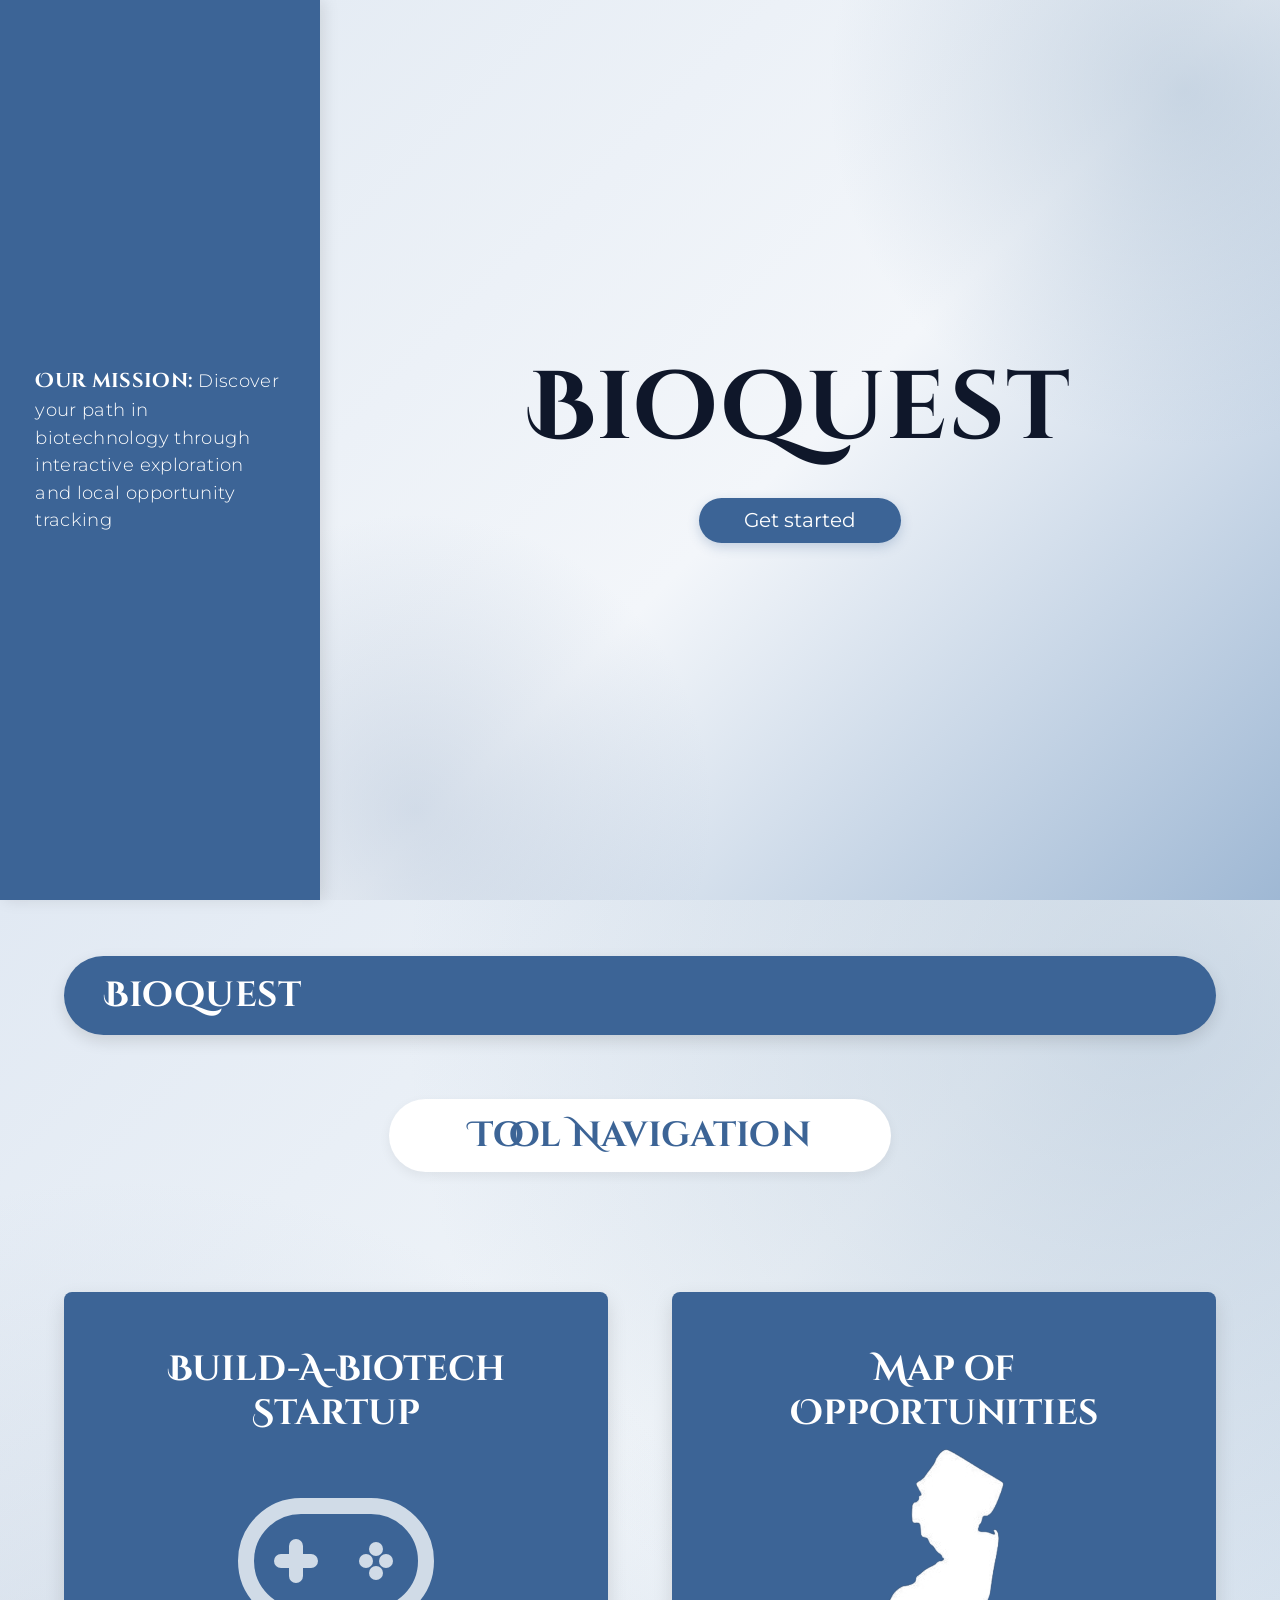
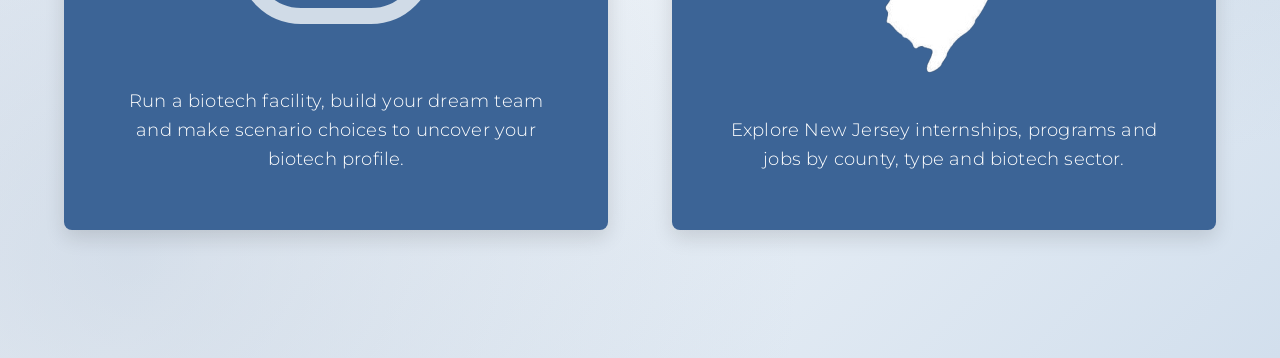
<file: bioquest/index.html>
<!DOCTYPE html>
<html lang="en">
<head>
  <meta charset="utf-8">
  <meta name="viewport" content="width=device-width, initial-scale=1">
  <title>Bioquest</title>
  
  <!-- External Google Fonts -->
  <link rel="preconnect" href="https://fonts.googleapis.com">
  <link rel="preconnect" href="https://fonts.gstatic.com" crossorigin>
  <link href="https://fonts.googleapis.com/css2?family=Cinzel+Decorative:wght@400;700;900&family=Legend&family=Montserrat:ital,wght@0,300;0,400;0,500;0,600;1,300;1,400&display=swap" rel="stylesheet">
  
  <!-- External CSS -->
  <link rel="stylesheet" href="style.css">
</head>
<body>

  <!-- Persistent Top Header for Game and Map Screens -->
  <header class="top-app-nav" id="persistent-nav" hidden>
    <div class="nav-brand">Bioquest</div>
    <nav aria-label="Main Navigation">
      <button class="nav-btn tab" data-tab="home">Home</button>
      <button class="nav-btn tab" data-tab="game">Build-A-Biotech</button>
      <button class="nav-btn tab" data-tab="map">Map of Opportunities</button>
    </nav>
  </header>

  <main id="main">

    <!-- ==================== HOME SECTION ==================== -->
    <section id="home">

      <!-- SECTION 1: SPLASH SCREEN -->
      <section id="splash-screen" class="splash-container">
        <!-- Left Sidebar with Mission Statement -->
        <aside class="sidebar">
          <p class="mission-text">
            <span class="mission-label">Our mission:</span>Discover your path in biotechnology through interactive exploration and local opportunity tracking
          </p>
        </aside>

        <!-- Right Main Content Area with Bioquest Title & Smooth Scroll Button -->
        <main class="main-content">
          <div class="content-wrapper">
            <h1 class="main-title">Bioquest</h1>
            <button class="btn-get-started" id="start">
              Get started
            </button>
          </div>
        </main>
      </section>

      <!-- SECTION 2: HOME SCREEN GRID -->
      <section id="home-screen" class="home-container">
        
        <!-- Top Blue Header Navigation Bar -->
        <header class="home-header">
          <div class="header-brand">Bioquest</div>
        </header>

        <!-- Tool Navigation Banner -->
        <div class="tool-nav-banner">
          <h2>Tool Navigation</h2>
        </div>

        <!-- Feature Cards Grid -->
        <div class="cards-grid" id="nav" tabindex="-1">

          <!-- Card 1: Build-A-Biotech Startup -->
          <article class="feature-card" data-tab="game">
            <h3 class="card-title">Build-A-Biotech Startup</h3>
            
            <div class="card-icon-wrapper">
              <svg class="game-icon" viewBox="0 0 200 130" fill="none" xmlns="http://www.w3.org/2000/svg">
                <rect x="10" y="10" width="180" height="110" rx="55" stroke="#d0dbe7" stroke-width="16" fill="transparent"/>
                <path d="M 45 65 H 75 M 60 50 V 80" stroke="#d0dbe7" stroke-width="14" stroke-linecap="round"/>
                <circle cx="130" cy="65" r="7" fill="#d0dbe7"/>
                <circle cx="150" cy="65" r="7" fill="#d0dbe7"/>
                <circle cx="140" cy="53" r="7" fill="#d0dbe7"/>
                <circle cx="140" cy="77" r="7" fill="#d0dbe7"/>
              </svg>
            </div>

            <p class="card-description">
              Run a biotech facility, build your dream team and make scenario choices to uncover your biotech profile.
            </p>
          </article>

          <!-- Card 2: Map of Opportunities -->
          <article class="feature-card" data-tab="map">
            <h3 class="card-title">Map of Opportunities</h3>

            <div class="card-icon-wrapper">
              <img src="njoutline.png" alt="njoutline">
            </div>

            <p class="card-description">
              Explore New Jersey internships, programs and jobs by county, type and biotech sector.
            </p>
          </article>

        </div>

      </section>

    </section>

    <!-- ==================== GAME SECTION ==================== -->
    <section id="game" hidden class="wrap">
      <h2>Build-A-Biotech Startup</h2>
      <div id="stage" class="stage th-hub" tabindex="-1" aria-live="polite"></div>
    </section>

    <!-- ==================== MAP SECTION ==================== -->
    <section id="map" hidden class="wrap">
      <h2>Map of Opportunities</h2>
      <div class="maplay">
        <aside aria-label="Filters">
          <fieldset><legend>Opportunity Type</legend><div id="f-type"></div></fieldset>
          <fieldset><legend>Sector</legend><div id="f-sector"></div></fieldset>
          <fieldset><legend>County</legend><div id="f-county" class="cty"></div></fieldset>
          <button class="btn alt" id="clear">Clear filters</button>
          <p id="status" role="status" class="note"></p>
        </aside>
        <svg id="nj" viewBox="0 0 500 949" role="group" aria-label="Map of New Jersey counties with opportunity pins"></svg>
      </div>
    </section>

  </main>

  <div id="modal" class="modal" hidden role="dialog" aria-modal="true"><div id="mbox"></div></div>

  <!-- External JavaScript -->
  <script src="script.js"></script>
</body>
</html>
</file>
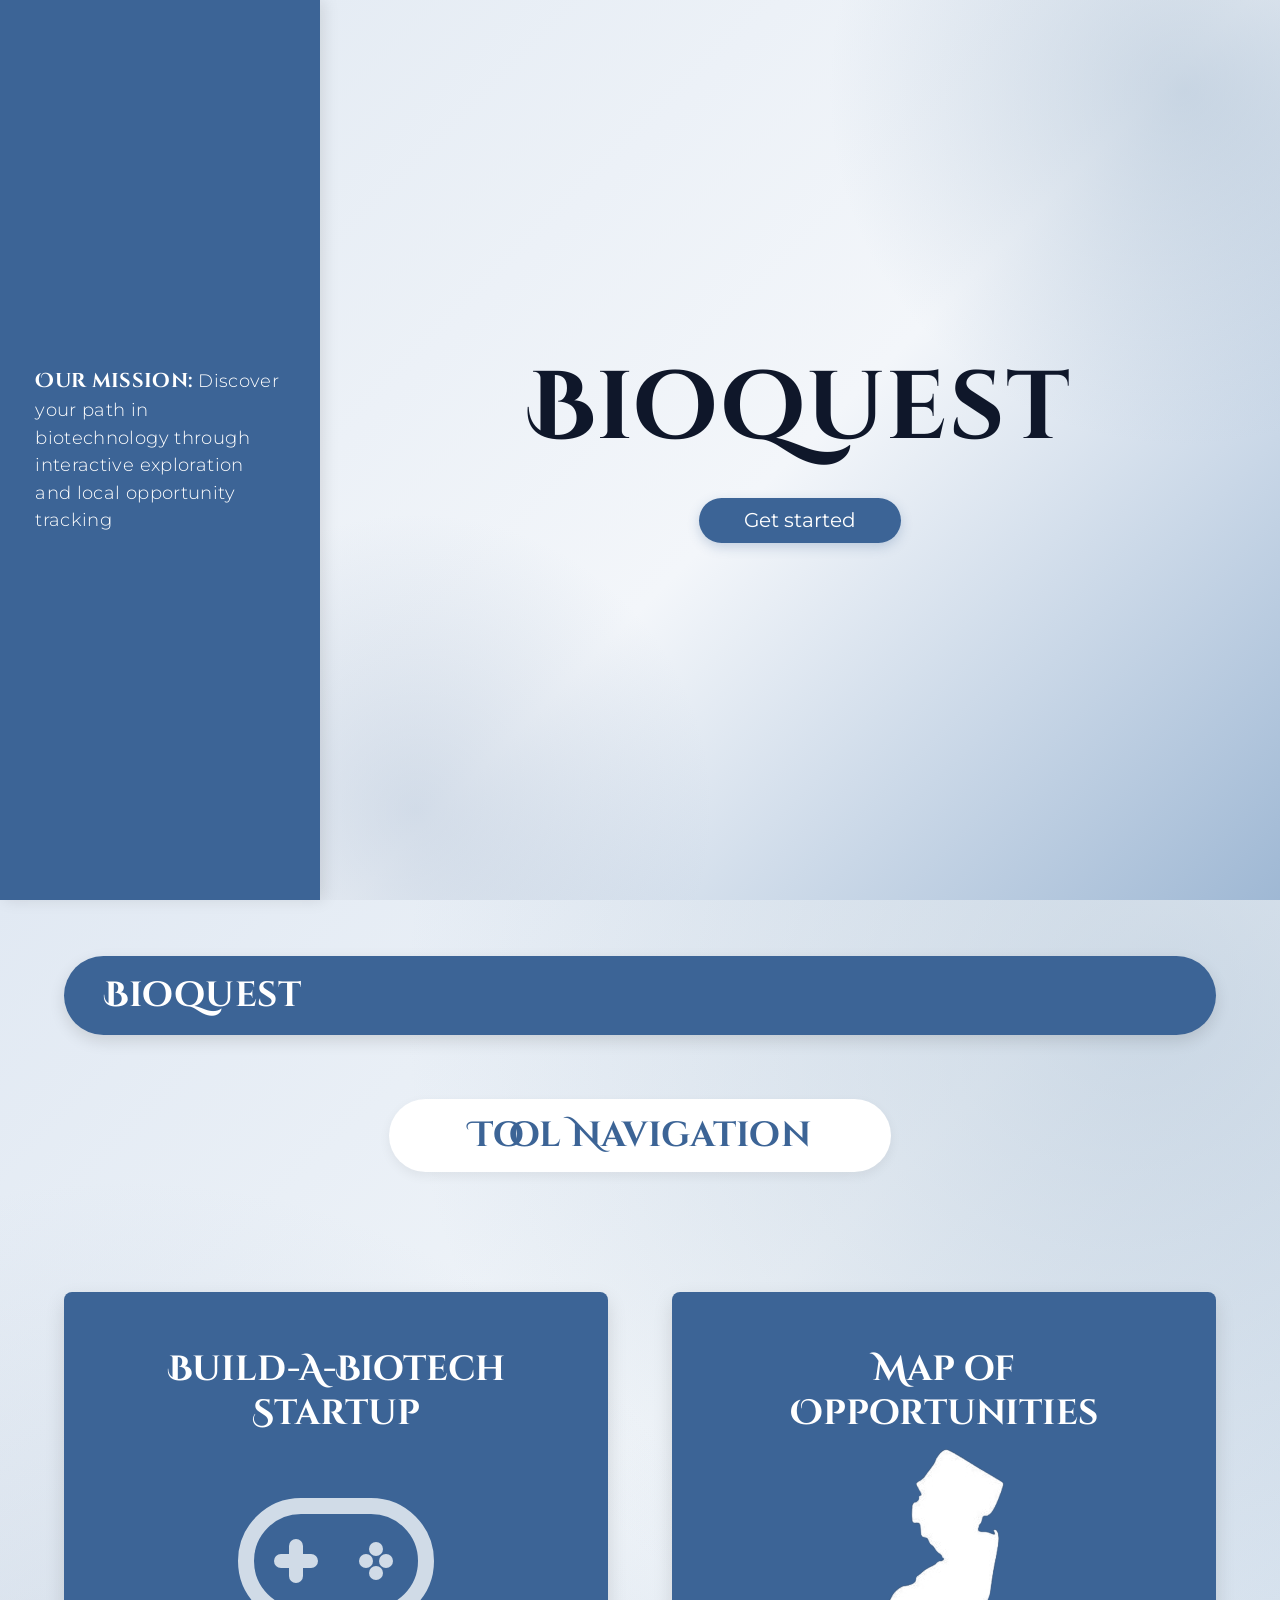
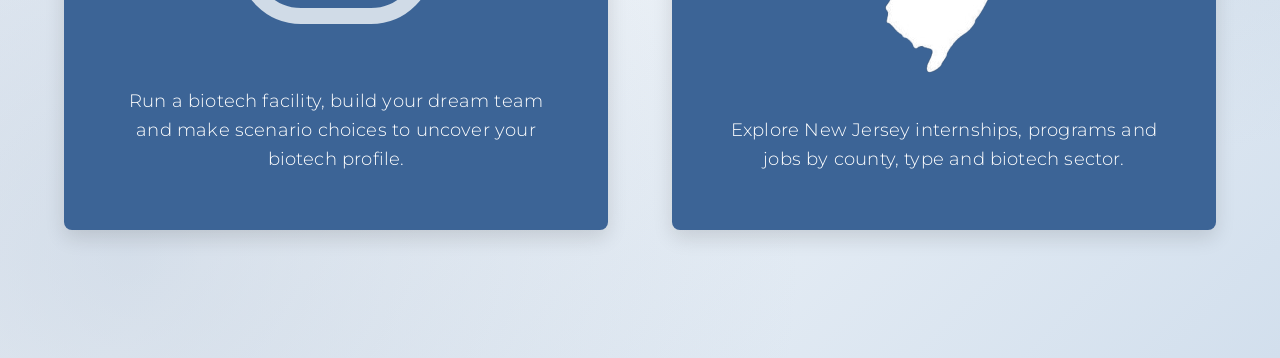
<file: bioquest-fixed-project/Bioquest/index.html>
<!DOCTYPE html>
<html lang="en">
<head>
  <meta charset="utf-8">
  <meta name="viewport" content="width=device-width, initial-scale=1">
  <title>Bioquest</title>
  
  <!-- External Google Fonts -->
  <link rel="preconnect" href="https://fonts.googleapis.com">
  <link rel="preconnect" href="https://fonts.gstatic.com" crossorigin>
  <link href="https://fonts.googleapis.com/css2?family=Cinzel+Decorative:wght@400;700;900&family=Legend&family=Montserrat:ital,wght@0,300;0,400;0,500;0,600;1,300;1,400&display=swap" rel="stylesheet">
  
  <!-- External CSS -->
  <link rel="stylesheet" href="style.css">
</head>
<body>

  <!-- Persistent Top Header for Game and Map Screens -->
  <header class="top-app-nav" id="persistent-nav" hidden>
    <div class="nav-brand">Bioquest</div>
    <nav aria-label="Main Navigation">
      <button class="nav-btn tab" data-tab="home">Home</button>
      <button class="nav-btn tab" data-tab="game">Build-A-Biotech</button>
      <button class="nav-btn tab" data-tab="map">Map of Opportunities</button>
    </nav>
  </header>

  <main id="main">

    <!-- ==================== HOME SECTION ==================== -->
    <section id="home">

      <!-- SECTION 1: SPLASH SCREEN -->
      <section id="splash-screen" class="splash-container">
        <!-- Left Sidebar with Mission Statement -->
        <aside class="sidebar">
          <p class="mission-text">
            <span class="mission-label">Our mission:</span>Discover your path in biotechnology through interactive exploration and local opportunity tracking
          </p>
        </aside>

        <!-- Right Main Content Area with Bioquest Title & Smooth Scroll Button -->
        <main class="main-content">
          <div class="content-wrapper">
            <h1 class="main-title">Bioquest</h1>
            <button class="btn-get-started" id="start">
              Get started
            </button>
          </div>
        </main>
      </section>

      <!-- SECTION 2: HOME SCREEN GRID -->
      <section id="home-screen" class="home-container">
        
        <!-- Top Blue Header Navigation Bar -->
        <header class="home-header">
          <div class="header-brand">Bioquest</div>
        </header>

        <!-- Tool Navigation Banner -->
        <div class="tool-nav-banner">
          <h2>Tool Navigation</h2>
        </div>

        <!-- Feature Cards Grid -->
        <div class="cards-grid" id="nav" tabindex="-1">

          <!-- Card 1: Build-A-Biotech Startup -->
          <article class="feature-card" data-tab="game">
            <h3 class="card-title">Build-A-Biotech Startup</h3>
            
            <div class="card-icon-wrapper">
              <svg class="game-icon" viewBox="0 0 200 130" fill="none" xmlns="http://www.w3.org/2000/svg">
                <rect x="10" y="10" width="180" height="110" rx="55" stroke="#d0dbe7" stroke-width="16" fill="transparent"/>
                <path d="M 45 65 H 75 M 60 50 V 80" stroke="#d0dbe7" stroke-width="14" stroke-linecap="round"/>
                <circle cx="130" cy="65" r="7" fill="#d0dbe7"/>
                <circle cx="150" cy="65" r="7" fill="#d0dbe7"/>
                <circle cx="140" cy="53" r="7" fill="#d0dbe7"/>
                <circle cx="140" cy="77" r="7" fill="#d0dbe7"/>
              </svg>
            </div>

            <p class="card-description">
              Run a biotech facility, build your dream team and make scenario choices to uncover your biotech profile.
            </p>
          </article>

          <!-- Card 2: Map of Opportunities -->
          <article class="feature-card" data-tab="map">
            <h3 class="card-title">Map of Opportunities</h3>

            <div class="card-icon-wrapper">
              <img src="njoutline.png" alt="njoutline">
            </div>

            <p class="card-description">
              Explore New Jersey internships, programs and jobs by county, type and biotech sector.
            </p>
          </article>

        </div>

      </section>

    </section>

    <!-- ==================== GAME SECTION ==================== -->
    <section id="game" hidden class="wrap">
      <h2>Build-A-Biotech Startup</h2>
      <div id="stage" class="stage th-hub" tabindex="-1" aria-live="polite"></div>
    </section>

    <!-- ==================== MAP SECTION ==================== -->
    <section id="map" hidden class="wrap">
      <h2>Map of Opportunities</h2>
      <div class="maplay">
        <aside aria-label="Filters">
          <fieldset><legend>Opportunity Type</legend><div id="f-type"></div></fieldset>
          <fieldset><legend>Sector</legend><div id="f-sector"></div></fieldset>
          <fieldset><legend>County</legend><div id="f-county" class="cty"></div></fieldset>
          <button class="btn alt" id="clear">Clear filters</button>
          <p id="status" role="status" class="note"></p>
        </aside>
        <svg id="nj" viewBox="0 0 500 949" role="group" aria-label="Map of New Jersey counties with opportunity pins"></svg>
      </div>
    </section>

  </main>

  <audio id="bioquest-music" src="assets/audio/bioquest-game-map-theme.mp3" preload="auto" loop></audio>

  <div id="modal" class="modal" hidden role="dialog" aria-modal="true"><div id="mbox"></div></div>

  <!-- External JavaScript -->
  <script src="script.js"></script>
</body>
</html>
</file>
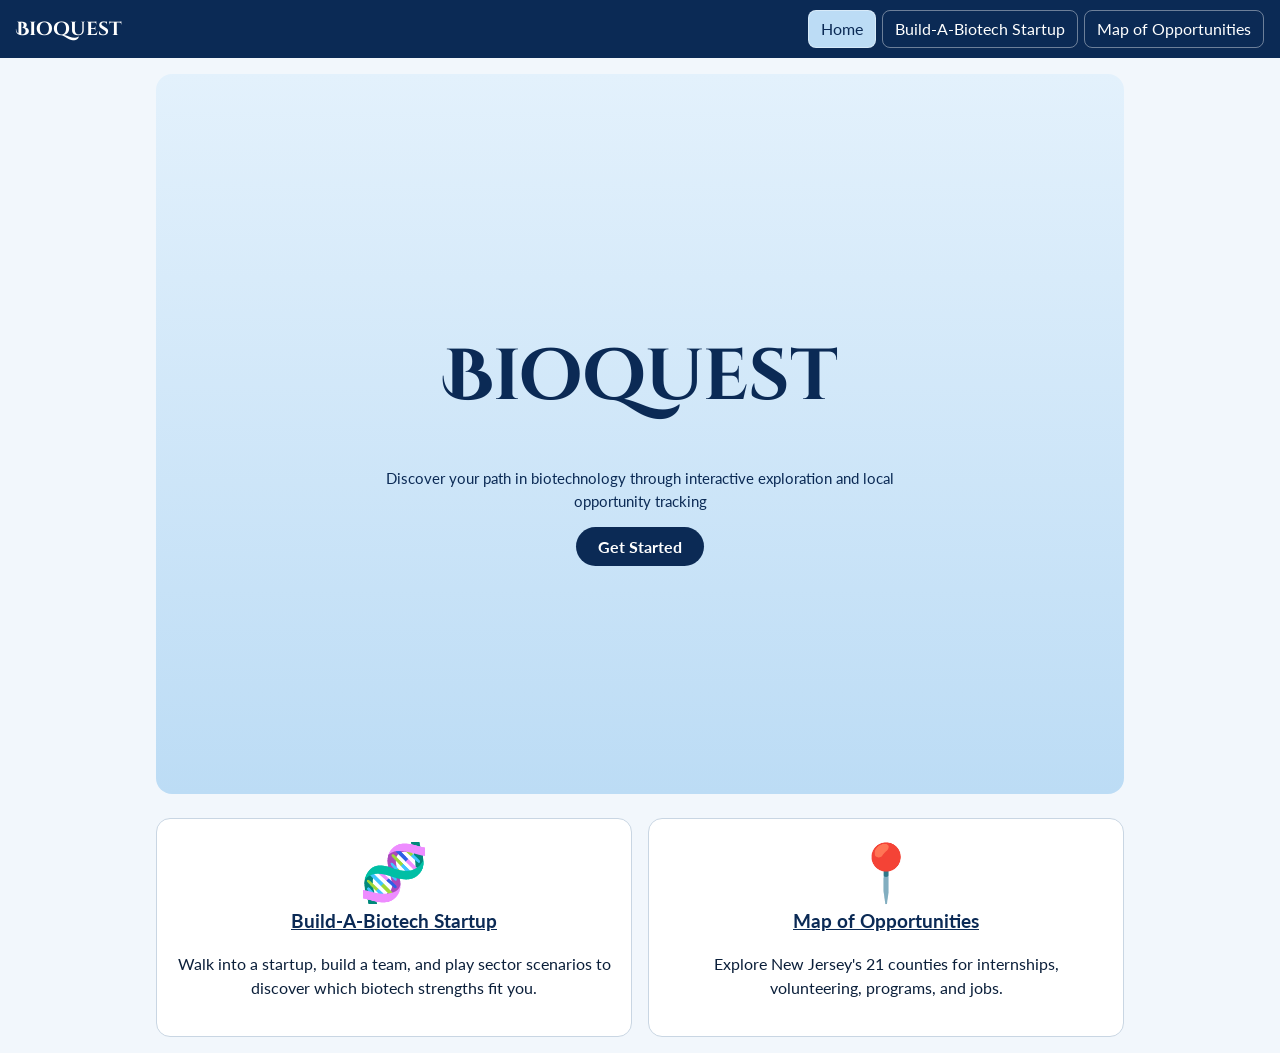
<file: Bioquest.html>
<!DOCTYPE html>
<html lang="en"><head><meta charset="utf-8">
<meta name="viewport" content="width=device-width, initial-scale=1, viewport-fit=cover">
<title>Bioquest</title>
<link href="https://fonts.googleapis.com/css2?family=Cinzel+Decorative:wght@700&family=Lato:wght@400;700&display=swap" rel="stylesheet">
<style>
:root{--bg:#f2f7fc;--card:#fff;--tx:#0b1f3a;--mut:#56667a;--nv:#0b2a55;--lb:#bcdcf5;--ac:#1f5fa8;--bd:#c9d6e3;box-sizing:border-box;padding-top:env(safe-area-inset-top,0px);padding-bottom:env(safe-area-inset-bottom,0px)}
@media(prefers-color-scheme:dark){:root:not([data-theme=light]){--bg:#0b1626;--card:#14243a;--tx:#eef4fb;--mut:#a9b8c9;--nv:#8fc0ec;--lb:#1f3a5c;--ac:#6fb0ee;--bd:#2c4260}}
:root[data-theme=dark]{--bg:#0b1626;--card:#14243a;--tx:#eef4fb;--mut:#a9b8c9;--nv:#8fc0ec;--lb:#1f3a5c;--ac:#6fb0ee;--bd:#2c4260}
html{scroll-behavior:smooth;scroll-padding-top:env(safe-area-inset-top,0px)}
*{box-sizing:border-box}
body{margin:0;background:var(--bg);color:var(--tx);font:16px/1.5 Lato,Legend,system-ui,sans-serif}
h1,h2,h3{font-family:"Cinzel Decorative",Georgia,serif;color:var(--nv);margin:.3em 0}
a{color:var(--ac)}
:focus-visible{outline:3px solid var(--ac);outline-offset:2px}
.skip{position:absolute;left:-999px}.skip:focus{left:8px;top:8px;background:#fff;padding:6px;z-index:9}
nav{display:flex;gap:6px;flex-wrap:wrap;align-items:center;padding:10px 16px;background:var(--nv);position:sticky;top:0;z-index:5}
nav b{font-family:"Cinzel Decorative",serif;color:#fff;margin-right:auto;font-size:1.2rem}
nav button{background:transparent;color:#fff;border:1px solid #ffffff66;border-radius:8px;padding:6px 12px;font:inherit;cursor:pointer}
nav button[aria-current=page]{background:var(--lb);color:#0b2a55}
main{max-width:1000px;margin:auto;padding:16px}
button.b{background:var(--nv);color:#fff;border:0;border-radius:999px;padding:10px 22px;font:700 1rem Lato,sans-serif;cursor:pointer}
button.b:disabled{opacity:.45;cursor:not-allowed}
button.b.s{background:var(--card);color:var(--nv);border:2px solid var(--nv)}
.hero{min-height:80vh;display:flex;flex-direction:column;justify-content:center;align-items:center;text-align:center;gap:14px;background:linear-gradient(#e3f1fc,#bcdcf5);border-radius:16px;padding:24px;color:#0b2a55}
.hero h1{font-size:clamp(2.4rem,9vw,4.5rem);color:#0b2a55}
.hero p{max-width:520px;font-size:.95rem;margin:0}
.cols{display:grid;grid-template-columns:1fr 1fr;gap:16px;margin-top:24px}
@media(max-width:640px){.cols{grid-template-columns:1fr}}
.tool{background:var(--card);border:1px solid var(--bd);border-radius:14px;padding:20px;text-align:center}
.tool .ic{font-size:3.5rem;background:none;border:0;cursor:pointer}
.tool a{display:block;font-weight:700;text-decoration:underline;font-size:1.2rem;color:var(--nv);cursor:pointer}
.stage{position:relative;height:270px;border-radius:14px;overflow:hidden;border:1px solid var(--bd)}
.lab{background:linear-gradient(#f4f9fd,#bcdcf5)}
.plant{background:linear-gradient(#e2f0d8,#86b985)}
.ocean{background:linear-gradient(#6fb6e0,#0d4678)}
.data{background:repeating-linear-gradient(90deg,#1b1436 0 22px,#2b2152 22px 26px,#3c2f73 26px 30px);color:#fff}
.ground{position:absolute;bottom:0;left:0;right:0;height:50px;background:#9aa6b4}
.spr{position:absolute;bottom:50px;font-size:3.4rem;transition:left .15s}
.co{position:absolute;right:4%;bottom:50px;font-size:6rem;text-align:center;color:#0b2a55}.co small{display:block;font-size:.8rem;font-weight:700}
.bubble{position:absolute;background:#fff;color:#0b1f3a;border-radius:16px;padding:12px 16px;max-width:min(520px,78%);box-shadow:0 2px 8px #0003}
.pad{display:flex;gap:10px;justify-content:center;margin:10px}
.rooms{display:grid;grid-template-columns:repeat(auto-fit,minmax(150px,1fr));gap:12px;margin:14px 0}
.room{background:var(--card);border:2px solid var(--nv);border-radius:12px;padding:16px 8px;font:700 1rem Lato,sans-serif;color:var(--tx);cursor:pointer}
.room span{display:block;font-size:2.4rem}
.pop{background:var(--card);border:2px solid var(--ac);border-radius:12px;padding:14px;margin:10px 0}
.grid{display:grid;grid-template-columns:repeat(4,1fr);gap:8px;margin:10px 0}
.role{background:var(--card);border:2px solid var(--bd);border-radius:10px;padding:8px 2px;text-align:center;font:.78rem Lato,sans-serif;color:var(--tx);cursor:pointer}
.role span{display:block;font-size:1.8rem}.role.on{border-color:var(--ac);background:var(--lb)}
.ch{display:block;width:100%;text-align:left;margin:8px 0;padding:12px;border-radius:10px;border:2px solid var(--bd);background:var(--card);color:var(--tx);font:1rem Lato,sans-serif;cursor:pointer}
.ch:hover,.ch:focus-visible{border-color:var(--ac);background:var(--lb)}
.note{font-size:.85rem;color:var(--mut)}
.bar{height:12px;border-radius:6px;background:var(--lb);overflow:hidden}.bar i{display:block;height:100%;background:var(--ac)}
.mapw{display:grid;grid-template-columns:230px 1fr;gap:16px}
@media(max-width:760px){.mapw{grid-template-columns:1fr}}
fieldset{border:1px solid var(--bd);border-radius:10px;margin:0 0 10px;background:var(--card)}
fieldset label{display:block;font-size:.9rem}
svg.map{width:100%;background:var(--card);border:1px solid var(--bd);border-radius:12px}
.cty{fill:var(--lb);stroke:var(--nv);stroke-width:1.5;cursor:pointer}.cty.sel{fill:var(--ac)}
.cl{font:600 8.5px Lato,sans-serif;fill:var(--tx);pointer-events:none;text-anchor:middle}
.pin{cursor:pointer}.pin path{fill:#c62828;stroke:#fff;stroke-width:1}
#box{background:var(--card);border:2px solid #c62828;border-radius:10px;padding:10px;margin-top:10px}
ul.res{padding-left:18px;font-size:.9rem}
@media(prefers-reduced-motion:reduce){html{scroll-behavior:auto}.spr{transition:none}}
</style></head><body>
<a class="skip" href="#app">Skip to content</a>
<nav aria-label="Main"><b>Bioquest</b>
<button data-v="home" aria-current="page">Home</button><button data-v="game">Build-A-Biotech Startup</button><button data-v="map">Map of Opportunities</button></nav>
<main id="app">
<section id="home">
 <div class="hero"><h1>Bioquest</h1><p>Discover your path in biotechnology through interactive exploration and local opportunity tracking</p>
 <button class="b" id="gs">Get Started</button></div>
 <div class="cols" id="tools">
  <div class="tool"><button class="ic" data-v="game" aria-label="Open Build-A-Biotech Startup">🧬</button><a tabindex="0" role="link" data-v="game">Build-A-Biotech Startup</a><p>Walk into a startup, build a team, and play sector scenarios to discover which biotech strengths fit you.</p></div>
  <div class="tool"><button class="ic" data-v="map" aria-label="Open Map of Opportunities">📍</button><a tabindex="0" role="link" data-v="map">Map of Opportunities</a><p>Explore New Jersey's 21 counties for internships, volunteering, programs, and jobs.</p></div>
 </div>
</section>

<section id="game" hidden>
 <h2>Build-A-Biotech Startup</h2>
 <div id="gs2" aria-live="polite"></div>
</section>

<section id="map" hidden>
 <h2>Map of Opportunities</h2>
 <p class="note">Schematic tile map of New Jersey's 21 counties. Click a county or use the filters; red pins open a box with the workplace name and link. Sample entries are placeholders until the verified research is added.</p>
 <div class="mapw"><div id="filters"></div>
 <div><svg class="map" id="svg" viewBox="0 0 400 520" role="group" aria-label="Map of New Jersey counties"></svg>
 <div id="box" hidden></div><h3>Matching opportunities</h3><ul class="res" id="res"></ul></div></div>
</section>
</main>

<script>
const $=s=>document.querySelector(s);
function show(v){["home","game","map"].forEach(x=>$("#"+x).hidden=x!=v);document.querySelectorAll("nav button").forEach(b=>b.toggleAttribute("aria-current",b.dataset.v==v)||(b.removeAttribute("aria-current")));
 document.querySelectorAll("nav button").forEach(b=>{if(b.dataset.v==v)b.setAttribute("aria-current","page")});
 if(v=="game"&&!G.init){G.init=1;rg()}if(v=="map"&&!M.init){M.init=1;mapInit()}scrollTo(0,0)}
document.addEventListener("click",e=>{const t=e.target.closest("[data-v]");if(t)show(t.dataset.v)});
document.addEventListener("keydown",e=>{if(e.key=="Enter"&&e.target.matches(".tool a"))show(e.target.dataset.v)});
$("#gs").onclick=()=>$("#tools").scrollIntoView({behavior:"smooth"});

/* ---------- GAME DATA ---------- */
const EM=["🔬","🧪","🧬","📊","⚗️","🩺","📋","🧫","💻","🛡️","📝","⚙️","🌐","🔍","🧑‍🔬","📈"],
SK=["Lab technique & precision","Data analysis","Problem-solving","Clear communication","Attention to detail","Teamwork"],
ED=["Associate degree or certificate","Bachelor's in biology or chemistry","Bachelor's plus certification","Master's degree preferred"],
TR=["Innovation & Curiosity","Decision-Making","Teamwork & Problem-Solving","Communication, Business & Ethics","Patience, Research & Data"],
TD=["You love new ideas and asking \"what if?\"","You weigh options and make confident calls","You solve problems best with other people","You explain ideas clearly and think about ethics and impact","You are careful, thorough, and trust the evidence"],
TC=["R&D Scientist, Biotech Entrepreneur · Majors: Biotechnology, Bioengineering","Project Manager, Process Engineer · Majors: Biochemical Engineering, Industrial Management","Clinical Research Coordinator, Lab Manager · Majors: Biology, Public Health","Regulatory Affairs Specialist, Medical Writer, Bioethicist · Majors: Life Sciences, Business, Communications","Biostatistician, Bioinformatician, QC Analyst · Majors: Biochemistry, Data Science, Chemistry"],
CS=[[["Test a bold new idea right away",[3,1,0,0,1]],["Gather the team and split up the work",[0,1,3,1,0]],["Explain the situation to stakeholders first",[0,1,1,3,0]],["Review all the data before acting",[1,1,0,0,3]]],
[["Make the call quickly and adjust later",[1,3,0,1,0]],["Ask everyone for ideas and combine them",[1,0,3,1,0]],["Write a clear plan listing the risks",[0,1,0,3,1]],["Run another careful experiment to be sure",[0,0,1,0,3]]],
[["Wonder \"what if?\" and explore a side question",[3,0,1,0,1]],["Weigh the options and pick the best one",[0,3,0,1,1]],["Pair up with a teammate to troubleshoot",[1,0,3,0,1]],["Document everything and share it ethically",[0,0,1,3,1]]]];
const S=[
{n:"Pharma / Healthcare",e:"💊",bg:"lab",m:"Dr. Rivera",me:"👩‍⚕️",d:"Develops medicines, vaccines and therapies that treat patients.",p:"vaccines, antibodies, gene therapies",
r:"Clinical Research Coordinator,Medicinal Chemist,Pharmacologist,Toxicologist,Formulation Scientist,Process Engineer,Biostatistician,Medical Science Liaison,Genetic Counselor,Bioinformatician,QC Analyst,Cell Culture Technician,Pharmacovigilance Specialist,Drug Safety Associate,Clinical Data Manager,Lab Manager",
q:["A promising drug candidate shows unexpected side effects in testing.","Your team must choose between two formulations before a deadline.","A patient group asks how your new therapy works."]},
{n:"Regulatory",e:"📋",bg:"lab",m:"Ms. Okafor",me:"🧑‍💼",d:"Keeps products safe, ethical and legal from lab to market.",p:"approval filings, safety reports, product labels",
r:"Regulatory Affairs Specialist,Quality Assurance Auditor,Compliance Officer,Clinical Trial Monitor,Medical Writer,Patent Analyst,Bioethicist,Validation Engineer,Document Control Specialist,Labeling Specialist,Health Policy Analyst,Biosafety Officer,GMP Inspector,Risk Manager,Submissions Manager,Technology Transfer Specialist",
q:["An audit finds a gap in your documentation.","A new regulation changes how you label products.","Two departments disagree on a safety report."]},
{n:"Marine",e:"🐠",bg:"ocean",m:"Captain Lee",me:"🧑‍✈️",d:"Uses ocean life and ecosystems to make food, materials and medicines.",p:"algae supplements, sustainable seafood, marine-derived compounds",
r:"Marine Biologist,Aquaculture Technician,Marine Biotechnologist,Oceanographer,Fisheries Scientist,Coral Researcher,Marine Microbiologist,Algae Cultivation Specialist,Water Quality Analyst,Marine Natural Products Chemist,ROV Operator,Conservation Biologist,Hatchery Manager,Marine Toxicologist,Seafood Safety Inspector,Ocean Data Analyst",
q:["Algae samples from the coast show a surprising compound.","Water quality at the fish farm suddenly drops.","A community asks if your project could harm local reefs."]},
{n:"Detection",e:"🧫",bg:"data",m:"Dr. Chen",me:"🧑‍🔬",d:"Builds tests and tools that find genes, germs and other biological signals.",p:"diagnostic tests, DNA sequencing, biosensors",
r:"Diagnostic Assay Developer,Forensic DNA Analyst,PCR Technician,Gel Electrophoresis Technician,Sequencing Specialist,Biosensor Engineer,Clinical Lab Scientist,Genomic Data Analyst,Biosecurity Analyst,Mass Spectrometry Specialist,Microbiologist,Molecular Diagnostics Scientist,Medical Device Tester,Epidemiologist,Lab Information Systems Analyst,Pathogen Surveillance Specialist",
q:["A rapid test gives inconsistent results.","A sequencing run flags an unknown pathogen.","Your gel results look different from the expected pattern."]},
{n:"Agricultural / Environmental",e:"🌱",bg:"plant",m:"Prof. Alvarez",me:"🧑‍🌾",d:"Improves crops and cleans up the environment using biology.",p:"resilient crops, biofuels, bioremediation tools",
r:"Plant Geneticist,Crop Scientist,Soil Microbiologist,Agricultural Engineer,Environmental Scientist,Bioremediation Specialist,Food Scientist,Entomologist,Greenhouse Technician,Biofuel Researcher,Ecologist,Seed Technologist,Sustainability Analyst,Water Resource Specialist,Agronomist,Field Research Technician",
q:["A drought-tolerant crop trial yields mixed results.","Soil bacteria could clean a polluted field.","Farmers worry about a new engineered seed."]}];
const G={step:"walk",x:4,sec:null,team:[],qi:0,sc:[0,0,0,0,0]};

function say(who,txt,pos="left:20px;top:20px"){return `<div class="bubble" style="${pos}">${who?`<b>${who}:</b> `:""}${txt}</div>`}
function rg(){const el=$("#gs2"),st=G.step;let h="";
 if(st=="walk")h=`<div class="stage lab"><div class="ground"></div><div class="co">🏢<small>Biotech Company</small></div><div class="spr" id="pl" style="left:${G.x}%" aria-label="Player">🧑‍🎓</div>${say("","Use the ← → arrow keys (or buttons) to walk to the company.")}</div><div class="pad"><button class="b s" id="bl" aria-label="Walk left">◀</button><button class="b s" id="br" aria-label="Walk right">▶</button></div>`;
 if(st=="greet")h=`<div class="stage lab"><div class="ground"></div><div class="co">🏢</div><div class="spr" style="right:22%">🧑‍💼</div>${say("Director","Welcome! Thank you for joining us on our special tour.")}</div><div class="pad"><button class="b" id="play">Play</button></div>`;
 if(st=="rooms")h=`<p>Choose a room. Hover, focus or tap a sector to meet its manager.</p><div class="rooms">${S.map((s,i)=>`<button class="room" data-r="${i}"><span>${s.e}</span>${s.n}</button>`).join("")}</div><div id="mp"></div>`;
 if(st=="team"){const s=S[G.sec];h=`<div class="stage ${s.bg}" style="height:150px"><div class="spr" style="left:3%">${s.me}</div>${say(s.m,"Your mission: make a team for your startup.","left:90px;top:18px")}</div>
 <p class="note">There are many kinds of specialists. For now we will only choose 6 members.</p><h3 id="tc">YOUR TEAM: ${G.team.length}/6</h3>
 <div class="grid">${s.r.split(",").map((r,i)=>`<button class="role ${G.team.includes(i)?"on":""}" data-i="${i}"><span>${EM[i]}</span>${r}</button>`).join("")}</div><div id="rd" class="pop">Hover over, focus, or tap a role to see what they do.</div>
 <button class="b" id="go" ${G.team.length<6?"disabled":""}>Start scenarios</button>`}
 if(st=="quiz"){const s=S[G.sec],c=CS[G.qi];h=`<div class="stage ${s.bg}"><div class="ground" style="opacity:.3"></div><div class="spr" style="left:4%">${s.me}</div>${say(s.m,s.q[G.qi],"left:100px;top:18px")}</div><p class="note">Scenario ${G.qi+1} of 3 · there are no wrong answers</p>${c.map((a,i)=>`<button class="ch" data-c="${i}">${a[0]}</button>`).join("")}`}
 if(st=="end"){const o=G.sc.map((v,i)=>[v,i]).sort((a,b)=>b[0]-a[0]),mx=Math.max(...G.sc,1),s=S[G.sec];
 h=`<h2>🎉 Congratulations!</h2><p>You finished the ${s.n} world. Your team: ${G.team.map(i=>s.r.split(",")[i]).join(", ")}.</p><h3>Your biotech profile</h3>${G.sc.map((v,i)=>`<div>${TR[i]}</div><div class="bar" role="img" aria-label="${TR[i]} ${v}"><i style="width:${v/mx*100}%"></i></div>`).join("")}
 <p>You tended to choose actions that show <b>${TR[o[0][1]]}</b> and <b>${TR[o[1][1]]}</b>. ${TD[o[0][1]]}.</p><div class="pop"><b>You may enjoy exploring:</b><ul><li>${TC[o[0][1]]}</li><li>${TC[o[1][1]]}</li></ul></div>
 <p class="note">Disclaimer: this does not predict your future career. Results are based on the choices you made in the game and are meant to help you explore career options.</p>
 <button class="b" id="again">Play again</button> <button class="b s" data-v="map">Find local opportunities</button>`}
 el.innerHTML=h;const f=el.querySelector("button");if(f&&st!="walk"&&st!="rooms")f.focus({preventScroll:true})}
function walk(d){if(G.step!="walk"||$("#game").hidden)return;G.x=Math.min(80,Math.max(2,G.x+d));if(G.x>=70){G.step="greet";rg()}else $("#pl").style.left=G.x+"%"}
document.addEventListener("keydown",e=>{if($("#game").hidden||G.step!="walk")return;if(e.key=="ArrowRight"){e.preventDefault();walk(5)}if(e.key=="ArrowLeft"){e.preventDefault();walk(-5)}});
function pickRoom(i){const s=S[i];$("#mp").innerHTML=`<div class="pop"><div style="font-size:2.4rem">${s.me}</div><b>${s.m}, ${s.n} manager:</b> "${s.d} Common products: ${s.p}. Would you like to join, or find another sector?"<div class="pad"><button class="b" data-j="${i}">Join ${s.n}</button><button class="b s" id="other">Find another sector</button></div></div>`}
function role(i){const s=S[G.sec],n=s.r.split(",")[i],on=G.team.includes(i);$("#rd").innerHTML=`<b>${EM[i]} ${n}</b><br>What they do: Contributes ${n.toLowerCase()} expertise to the ${s.n} team.<br>Key skill: ${SK[i%6]}<br>Education: ${ED[i%4]}<br><span class="note">Placeholder text. Replace with the role descriptions from the slide deck.</span><br><button class="b" data-add="${i}" ${on||G.team.length>=6?"disabled":""}>${on?"ADDED":"ADD TO TEAM"}</button>`}
document.addEventListener("click",e=>{const t=e.target,c=x=>t.closest(x);
 if(c("#bl"))walk(-5);if(c("#br"))walk(5);
 if(c("#play")){G.step="rooms";rg()}
 if(c("[data-r]"))pickRoom(+c("[data-r]").dataset.r);
 if(c("#other")){$("#mp").innerHTML="";}
 if(c("[data-j]")){G.sec=+c("[data-j]").dataset.j;G.team=[];G.step="team";rg()}
 if(c(".role"))role(+c(".role").dataset.i);
 if(c("[data-add]")){const i=+c("[data-add]").dataset.add;if(G.team.length<6&&!G.team.includes(i)){G.team.push(i);$("#tc").textContent=`YOUR TEAM: ${G.team.length}/6`;c("[data-add]").parentNode.parentNode.querySelector(`.role[data-i="${i}"]`)?.classList.add("on");role(i);$("#go").disabled=G.team.length<6}}
 if(c("#go")){G.qi=0;G.sc=[0,0,0,0,0];G.step="quiz";rg()}
 if(c(".ch")){CS[G.qi][+c(".ch").dataset.c][1].forEach((v,k)=>G.sc[k]+=v);G.team.forEach(i=>G.sc[i%5]+=0.5);G.qi++;G.step=G.qi>2?"end":"quiz";rg()}
 if(c("#again")){G.step="rooms";rg()}});
document.addEventListener("mouseover",e=>{const r=e.target.closest(".role"),m=e.target.closest("[data-r]");if(r)role(+r.dataset.i);if(m)pickRoom(+m.dataset.r)});
document.addEventListener("focusin",e=>{const r=e.target.closest(".role"),m=e.target.closest("[data-r]");if(r)role(+r.dataset.i);if(m)pickRoom(+m.dataset.r)});
document.addEventListener("keydown",e=>{if(e.key=="Enter"&&G.step=="greet"&&!$("#game").hidden){G.step="rooms";rg()}});

/* ---------- MAP ---------- */
const C=[["Sussex",1,0],["Passaic",3,0],["Bergen",4,0],["Warren",0,1],["Morris",2,1],["Essex",3,1],["Hudson",4,1],["Hunterdon",0,2],["Somerset",1,2],["Middlesex",2,2],["Union",3,2],["Mercer",1,3],["Monmouth",3,3],["Burlington",2,4],["Ocean",3,4],["Gloucester",0,5],["Camden",1,5],["Atlantic",2,5],["Salem",0,6],["Cumberland",1,6],["Cape May",2,6]];
const TY=["Internships","Volunteering","Programs","Entry-level Jobs","Mid/High-Level Jobs"],SE=["Pharma / Healthcare","Regulatory","Marine","Detection","Agricultural / Environmental"];
const M={init:0,data:[],sel:{t:new Set(),s:new Set(),c:new Set()}};
C.forEach((c,i)=>{for(let k=0;k<2;k++)M.data.push({n:`Sample opportunity in ${c[0]} County #${k+1}`,c:c[0],t:TY[(i+k*2)%5],s:SE[(i*2+k)%5],u:"#",dx:12+k*34,dy:30+k*8})});
const W=76,H=66,X0=22,Y0=18,pos=c=>[X0+c[1]*(W+4),Y0+c[2]*(H+4)];
function mapInit(){
 const box=(g,arr)=>`<fieldset><legend>${g}</legend>${arr.map((a,i)=>`<label><input type="checkbox" data-g="${g[0]}" value="${a}"> ${a}</label>`).join("")}</fieldset>`;
 $("#filters").innerHTML=box("Type",TY)+box("Sector",SE)+`<details><summary>Counties</summary><fieldset style="max-height:200px;overflow:auto">${C.map(c=>`<label><input type="checkbox" data-g="C" value="${c[0]}"> ${c[0]}</label>`).join("")}</fieldset></details><button class="b s" id="clr">Clear filters</button>`;
 $("#filters").onchange=e=>{const i=e.target,k={T:"t",S:"s",C:"c"}[i.dataset.g];i.checked?M.sel[k].add(i.value):M.sel[k].delete(i.value);mapDraw()};
 $("#clr").onclick=()=>{Object.values(M.sel).forEach(s=>s.clear());document.querySelectorAll("#filters input").forEach(i=>i.checked=false);$("#box").hidden=true;mapDraw()};
 mapDraw()}
function mapDraw(){const f=M.sel,any=f.t.size+f.s.size+f.c.size>0;
 const res=M.data.filter(d=>(!f.t.size||f.t.has(d.t))&&(!f.s.size||f.s.has(d.s))&&(!f.c.size||f.c.has(d.c)));
 const zc=new Set(any?(f.c.size?[...f.c]:res.map(d=>d.c)):[]);
 let svg="";C.forEach(c=>{const [x,y]=pos(c);svg+=`<g><rect class="cty ${f.c.has(c[0])?"sel":""}" data-cty="${c[0]}" x="${x}" y="${y}" width="${W}" height="${H}" rx="6" tabindex="0" role="button" aria-label="${c[0]} County, toggle filter"/><text class="cl" x="${x+W/2}" y="${y+H-6}">${c[0]}</text></g>`});
 res.forEach((d,i)=>{const c=C.find(z=>z[0]==d.c),[x,y]=pos(c);svg+=`<g class="pin" data-pin="${M.data.indexOf(d)}" tabindex="0" role="button" aria-label="${d.n}" transform="translate(${x+d.dx},${y+d.dy-18})"><path d="M8 0C3.6 0 0 3.4 0 7.6 0 13 8 22 8 22s8-9 8-14.4C16 3.4 12.4 0 8 0zm0 10a2.6 2.6 0 110-5.2A2.6 2.6 0 018 10z"/></g>`});
 $("#svg").innerHTML=svg;
 let vb=[0,0,400,520];if(zc.size){const p=[...zc].map(n=>pos(C.find(c=>c[0]==n)));const x1=Math.min(...p.map(a=>a[0]))-10,y1=Math.min(...p.map(a=>a[1]))-10,x2=Math.max(...p.map(a=>a[0]))+W+10,y2=Math.max(...p.map(a=>a[1]))+H+10,w=Math.max(x2-x1,150),h=Math.max(y2-y1,150);vb=[x1,y1,w,h]}
 $("#svg").setAttribute("viewBox",vb.join(" "));
 $("#res").innerHTML=res.length?res.map(d=>`<li>${d.n} (${d.t}, ${d.s}) · <a href="${d.u}">link</a></li>`).join(""):"<li>No matches.</li>"}
function pinOpen(i){const d=M.data[i];$("#box").hidden=false;$("#box").innerHTML=`<b>${d.n}</b><br>${d.t} · ${d.s}<br><a href="${d.u}" target="_blank" rel="noopener">View offering (placeholder link)</a>`}
$("#svg").addEventListener("click",e=>{const p=e.target.closest("[data-pin]"),c=e.target.closest("[data-cty]");
 if(p)return pinOpen(+p.dataset.pin);if(c){const n=c.dataset.cty,k=M.sel.c;k.has(n)?k.delete(n):k.add(n);document.querySelectorAll('#filters input[data-g=C]').forEach(i=>i.checked=k.has(i.value));mapDraw()}});
$("#svg").addEventListener("keydown",e=>{if(e.key=="Enter"||e.key==" "){e.preventDefault();e.target.dispatchEvent(new MouseEvent("click",{bubbles:true}))}});
</script></body></html>
</file>
<file: bioquest/style.css>
/* ==================== GLOBAL STYLES & VARIABLES ==================== */
:root {
  --sidebar-blue: #3c6496;
  --button-hover-blue: #2a4970;
  --bg-gradient-start: #e5ecf4;
  --bg-gradient-mid: #f3f6fa;
  --bg-gradient-end: #9fb8d4;
  --text-white: #ffffff;
  --text-dark: #0f172a;
  --sky: #38bdf8;
  --navy: #0f172a;
  --gray: #64748b;
  --white: #fff;
  --line: #cbd5e1;
  --soft: #f1f5f9;
}

* {
  box-sizing: border-box;
  margin: 0;
  padding: 0;
}

html {
  scroll-behavior: smooth;
  width: 100%;
  height: 100%;
}

body {
  width: 100%;
  min-height: 100%;
  font-family: 'Legend', 'Montserrat', sans-serif;
  color: var(--text-dark);
  overflow-x: hidden;
  background-color: var(--bg-gradient-start);
}

h1, h2, h3 {
  font-family: 'Cinzel Decorative', Georgia, serif;
}

button {
  font: inherit;
  cursor: pointer;
}

[hidden] {
  display: none !important;
}

/* Persistent Top Navigation Bar for Game & Map Screens */
.top-app-nav {
  position: sticky;
  top: 0;
  z-index: 100;
  background-color: var(--sidebar-blue);
  color: var(--text-white);
  display: flex;
  justify-content: space-between;
  align-items: center;
  padding: 0.8rem 2rem;
  box-shadow: 0 4px 12px rgba(0, 0, 0, 0.15);
}

.top-app-nav .nav-brand {
  font-family: 'Cinzel Decorative', Georgia, serif;
  font-size: 1.8rem;
  font-weight: 700;
}

.top-app-nav nav {
  display: flex;
  gap: 0.8rem;
}

.top-app-nav .nav-btn {
  background: transparent;
  border: 1.5px solid transparent;
  color: var(--text-white);
  padding: 0.4rem 1.2rem;
  border-radius: 9999px;
  font-family: 'Legend', 'Montserrat', sans-serif;
  font-size: 0.95rem;
  transition: all 0.2s ease;
}

.top-app-nav .nav-btn:hover {
  background-color: rgba(255, 255, 255, 0.15);
}

.top-app-nav .nav-btn[aria-current="page"] {
  background-color: #ffffff;
  color: var(--sidebar-blue);
  font-weight: 600;
}

/* Splash Screen */
.splash-container {
  display: flex;
  flex-direction: column;
  width: 100vw;
  height: 100vh;
}

@media (min-width: 768px) {
  .splash-container {
    flex-direction: row;
  }
}

.sidebar {
  width: 100%;
  background-color: var(--sidebar-blue);
  color: var(--text-white);
  display: flex;
  flex-direction: column;
  justify-content: center;
  padding: 2.5rem 2rem;
  box-shadow: 4px 0 15px rgba(0, 0, 0, 0.1);
  z-index: 10;
  flex-shrink: 0;
}

@media (min-width: 768px) {
  .sidebar {
    width: 25%;
    min-width: 270px;
    max-width: 380px;
    height: 100%;
    padding: 4rem 2.2rem;
  }
}

.mission-text {
  font-family: 'Legend', 'Montserrat', sans-serif;
  font-size: 1.15rem;
  line-height: 1.5;
  letter-spacing: 0.02em;
  font-weight: 300;
}

.mission-label {
  font-family: 'Cinzel Decorative', Georgia, serif;
  font-weight: 700;
  font-size: 1.25rem;
  display: inline-block;
  margin-right: 0.35rem;
}

.main-content {
  flex: 1;
  display: flex;
  flex-direction: column;
  align-items: center;
  justify-content: center;
  position: relative;
  padding: 2rem;
  text-align: center;
  background:
    radial-gradient(circle at 10% 90%, rgba(160, 180, 205, 0.4) 0%, transparent 25%),
    radial-gradient(circle at 90% 10%, rgba(150, 175, 200, 0.45) 0%, transparent 30%),
    linear-gradient(135deg, var(--bg-gradient-start) 0%, var(--bg-gradient-mid) 50%, var(--bg-gradient-end) 100%);
}

.content-wrapper {
  display: flex;
  flex-direction: column;
  align-items: center;
  justify-content: center;
  gap: 2.2rem;
}

.main-title {
  font-family: 'Cinzel Decorative', Georgia, serif;
  font-weight: 700;
  font-size: 3.5rem;
  color: var(--text-dark);
  line-height: 1.1;
  letter-spacing: 0.02em;
}

@media (min-width: 640px) { .main-title { font-size: 4.5rem; } }
@media (min-width: 768px) { .main-title { font-size: 5.5rem; } }
@media (min-width: 1024px) { .main-title { font-size: 6rem; } }

.btn-get-started {
  display: inline-block;
  background-color: var(--sidebar-blue);
  color: var(--text-white);
  font-family: 'Legend', 'Montserrat', sans-serif;
  font-size: 1.25rem;
  font-weight: 400;
  padding: 0.65rem 2.8rem;
  border: none;
  border-radius: 9999px;
  box-shadow: 0 4px 12px rgba(60, 100, 150, 0.25);
  text-decoration: none;
  cursor: pointer;
  transition: all 0.25s ease-in-out;
}

.btn-get-started:hover {
  background-color: var(--button-hover-blue);
  transform: translateY(-2px);
  box-shadow: 0 6px 18px rgba(60, 100, 150, 0.35);
}

/* Home Screen Container */
.home-container {
  min-height: 100vh;
  width: 100vw;
  padding: 3.5rem 2.5rem 6rem 2.5rem;
  display: flex;
  flex-direction: column;
  align-items: center;
  justify-content: space-between;
  gap: 3.5rem;
  background:
    radial-gradient(circle at 10% 90%, rgba(160, 180, 205, 0.35) 0%, transparent 45%),
    radial-gradient(circle at 90% 10%, rgba(150, 175, 200, 0.4) 0%, transparent 50%),
    linear-gradient(135deg, #e1e9f3 0%, #f1f5f9 50%, #d2dfed 100%);
}

.home-header {
  width: 96%;
  max-width: 1400px;
  background-color: var(--sidebar-blue);
  color: var(--text-white);
  border-radius: 9999px;
  padding: 1rem 2.5rem;
  display: flex;
  align-items: center;
  justify-content: left;
  box-shadow: 0 6px 16px rgba(0, 0, 0, 0.12);
  margin-bottom: 0.5rem;
}

.header-brand {
  font-family: 'Cinzel Decorative', Georgia, serif;
  font-weight: 700;
  font-size: 2.2rem;
  letter-spacing: 0.02em;
}

.tool-nav-banner {
  background-color: var(--text-white);
  padding: 0.8rem 5rem;
  border-radius: 9999px;
  box-shadow: 0 4px 12px rgba(0, 0, 0, 0.06);
  margin-bottom: 2rem;
  text-align: center;
}

.tool-nav-banner h2 {
  font-family: 'Cinzel Decorative', Georgia, serif;
  font-size: 2.2rem;
  font-weight: 700;
  color: var(--sidebar-blue);
  letter-spacing: 0.01em;
}

.cards-grid {
  display: grid;
  grid-template-columns: 1fr;
  gap: 4rem;
  width: 96%;
  max-width: 1350px;
  margin-top: 2rem;
  margin-bottom: 2rem;
}

@media (min-width: 820px) {
  .cards-grid {
    grid-template-columns: 1fr 1fr;
  }
}

.feature-card {
  background-color: var(--sidebar-blue);
  color: var(--text-white);
  border-radius: 8px;
  padding: 3.5rem 3rem;
  display: flex;
  flex-direction: column;
  align-items: center;
  text-align: center;
  box-shadow: 0 8px 20px rgba(0, 0, 0, 0.12);
  transition: transform 0.25s ease, box-shadow 0.25s ease;
  cursor: pointer;
}

.feature-card:hover {
  transform: translateY(-4px);
  box-shadow: 0 12px 28px rgba(0, 0, 0, 0.18);
}

.card-title {
  font-family: 'Cinzel Decorative', Georgia, serif;
  font-size: 2.2rem;
  font-weight: 700;
  margin-bottom: 2.5rem;
  line-height: 1.25;
}

.card-icon-wrapper {
  height: 170px;
  display: flex;
  align-items: center;
  justify-content: center;
  margin-bottom: 2.5rem;
}

.game-icon {
  width: 200px;
  height: auto;
}

.nj-map-icon {
  height: 160px;
  width: auto;
  filter: drop-shadow(0 2px 6px rgba(0,0,0,0.15));
}

.card-description {
  font-family: 'Legend', 'Montserrat', sans-serif;
  font-size: 1.15rem;
  line-height: 1.6;
  font-weight: 300;
  margin-top: auto;
  letter-spacing: 0.01em;
}

/* ==================== UNTOUCHED GAME & MAP CSS ==================== */
.wrap{max-width:1100px;margin:0 auto;padding:2rem 1.2rem}
.cards{display:grid;grid-template-columns:1fr 1fr;gap:1.5rem}
.card{border:2px solid var(--navy);border-radius:16px;padding:1.5rem;background:#fff}
.card svg{width:56px;height:56px}.card p{color:var(--gray)}
.btn{background:var(--sky);color:var(--navy);border:2px solid var(--navy);border-radius:999px;padding:.6em 1.4em;font-weight:700}
.btn:hover{background:var(--navy);color:#fff}.btn:disabled{opacity:.45;cursor:not-allowed}
.btn.alt{background:#fff}

/* game */
.stage{--ink:#0f172a;--glass:rgba(255,255,255,.62);--deco:#475f8a;color:var(--ink);border:2px solid var(--navy);border-radius:18px;min-height:540px;padding:1.2rem;position:relative;overflow:hidden;isolation:isolate}
.stage>*{position:relative;z-index:2;animation:fade .45s ease both}
.stage>.decor{position:absolute;inset:0;z-index:0;pointer-events:none;animation:none}
@keyframes fade{from{opacity:0;transform:translateY(8px)}to{opacity:1;transform:none}}
.stage h3{margin:.2em 0}
.glass{background:var(--glass);backdrop-filter:blur(12px);-webkit-backdrop-filter:blur(12px);border:1px solid rgba(255,255,255,.45);border-radius:18px;padding:1rem 1.2rem;color:var(--ink);box-shadow:0 10px 30px rgba(15,23,42,.22)}
.th-hub,.th-entry{background:linear-gradient(160deg,#f8fafc,#dbe6f5)}
.th-pharma{--deco:#475f8a;background:linear-gradient(135deg,#fff,#dbe6f5 60%,#c3d3ea)}
.th-agri{--ink:#0f2a1a;--deco:#2f6b3f;background:radial-gradient(circle at 85% 8%,rgba(255,255,225,.85),transparent 38%),linear-gradient(160deg,#e3f0e0,#b9d5b5 70%,#8fbb8c)}
.th-env{--ink:#fff;--glass:rgba(15,38,48,.66);--deco:#5eead4;background:repeating-radial-gradient(circle at 72% 28%,transparent 0 26px,rgba(94,234,212,.13) 26px 27px),linear-gradient(160deg,#134e4a,#0f2a33 70%)}
.th-marine{--ink:#fff;--glass:rgba(15,23,42,.55);--deco:#bae6fd;background:linear-gradient(180deg,#0284c7,#0f172a)}
.th-marine:before{content:"";position:absolute;inset:-20%;z-index:0;background:radial-gradient(ellipse 140px 60px at 20% 20%,rgba(186,230,253,.22),transparent),radial-gradient(ellipse 200px 80px at 70% 35%,rgba(186,230,253,.18),transparent),radial-gradient(ellipse 160px 70px at 45% 60%,rgba(186,230,253,.15),transparent);animation:caus 14s ease-in-out infinite alternate;pointer-events:none}
@keyframes caus{to{transform:translate(8%,6%) scale(1.15)}}
.th-detect{--ink:#fff;--glass:rgba(26,16,51,.7);--deco:#22d3ee;background:linear-gradient(rgba(34,211,238,.16) 1px,transparent 1px) 0 0/44px 44px,linear-gradient(90deg,rgba(34,211,238,.16) 1px,transparent 1px) 0 0/44px 44px,linear-gradient(160deg,#2b1856,#150c2b)}
.decor .fl{position:absolute;width:46px;fill:none;stroke:var(--deco);stroke-width:2;stroke-linecap:round;stroke-linejoin:round;opacity:.38;animation:float 7s ease-in-out infinite alternate}
@keyframes float{to{transform:translateY(-26px) rotate(12deg)}}
.th-detect .decor:after{content:"";position:absolute;left:0;right:0;bottom:0;height:70px;background:repeating-linear-gradient(90deg,rgba(34,211,238,.35) 0 6px,transparent 6px 22px);animation:viz 2.4s ease-in-out infinite alternate;transform-origin:bottom;opacity:.5}
@keyframes viz{from{transform:scaleY(.3)}to{transform:scaleY(1)}}
.scene{display:flex;gap:1rem;align-items:flex-end;margin:1rem 0}
.spr{width:110px;flex:none;filter:drop-shadow(0 6px 8px rgba(15,23,42,.25))}
.bubble{position:relative;max-width:660px}
.bubble:before{content:"";position:absolute;left:-12px;bottom:28px;border:10px solid transparent;border-right-color:rgba(255,255,255,.55);border-left:0}
.ans{display:grid;gap:.5rem;margin-top:.8rem}
.ans button{text-align:left;background:rgba(255,255,255,.88);color:var(--navy);border:2px solid var(--navy);border-radius:12px;padding:.6em .9em;transition:transform .15s,background .15s}
.ans button:hover{background:var(--sky);transform:translateX(4px)}
.hud{display:flex;justify-content:space-between;align-items:center;flex-wrap:wrap;gap:.6rem}
.count{font-weight:700;background:var(--navy);color:#fff;border-radius:999px;padding:.3em 1em;letter-spacing:.05em}

/* entry */
.world{position:relative;aspect-ratio:2/1;min-height:300px;border-radius:12px;overflow:hidden;background:linear-gradient(#cfe8fb,#f1f7fd 60%);border:1px solid var(--line)}
.ground{position:absolute;left:0;right:0;top:60%;bottom:0;background:linear-gradient(#cbd5e1,#e2e8f0)}
.bldg{position:absolute;left:28%;width:44%;top:3%}.bldg svg{width:100%;display:block}
.npc,.pl{position:absolute;width:9%;min-width:44px;max-width:80px;transform:translate(-50%,-100%)}
.npc .spr,.pl .spr{width:100%}
.pl.walk .spr{animation:bob .28s infinite alternate}
@keyframes bob{to{transform:translateY(-5px)}}
.say{position:absolute;left:50%;top:6%;transform:translateX(-50%);width:min(440px,92%);z-index:5;font-size:.95rem}
.hint{position:absolute;left:10px;bottom:10px;font-size:.85rem;padding:.5rem .8rem;z-index:5}
.dpad{display:flex;gap:.4rem;flex-wrap:wrap;margin-top:.7rem;align-items:center}
.dpad button{min-width:44px;min-height:44px}

/* hub */
.bld{display:grid;gap:6px;background:rgba(15,23,42,.08);padding:8px;border:3px solid var(--navy);border-radius:14px;background:#e2e8f0}
.floor{display:grid;grid-template-columns:44px 1fr 1fr;gap:6px;align-items:stretch}
.floor>i{font-style:normal;font-weight:700;background:var(--navy);color:#fff;display:flex;align-items:center;justify-content:center;border-radius:8px;font-size:.8rem}
.room{position:relative;overflow:hidden;min-height:92px;border:2px solid var(--navy);border-radius:10px;font-weight:700;text-align:left;padding:.6rem .8rem;color:var(--ink);transition:transform .2s,box-shadow .2s;isolation:isolate}
.room:hover,.room:focus-visible,.room.sel{transform:translateY(-3px);box-shadow:0 8px 18px rgba(15,23,42,.35)}
.room.sel{outline:3px solid var(--sky)}
.room .fl{position:absolute;right:8px;top:8px;width:38px;fill:none;stroke:var(--deco);stroke-width:2;opacity:.6;z-index:-1}
.room .rl{background:var(--glass);backdrop-filter:blur(6px);padding:.15em .6em;border-radius:8px}
.lobby{border:2px dashed var(--gray);border-radius:10px;color:var(--gray);display:flex;align-items:center;justify-content:center;font-size:.9rem}
.mgr{margin-top:1rem;min-height:140px}
.mgr .glass{background:rgba(255,255,255,.7);color:var(--navy)}

/* TOP-DOWN PIXEL CAMPUS */
.campus{position:relative;width:100%;aspect-ratio:1278/1024;min-height:360px;max-height:76vh;overflow:hidden;border:4px solid #18324b;border-radius:8px;background:#153e5a url("assets/background/biotech-campus-background.png") center/100% 100% no-repeat;image-rendering:pixelated;box-shadow:0 8px 0 #193d4b;touch-action:pan-y}
.campus:before{content:"";position:absolute;inset:0;pointer-events:none;box-shadow:inset 0 0 0 3px #c4ecff66}
.campus-building{position:absolute;z-index:2;width:19%;height:18%;padding:0;border:2px dashed transparent;background:transparent;color:transparent;text-shadow:none;box-shadow:none;cursor:pointer;border-radius:4px}
.campus-building:before,.campus-building small{display:none}
.campus-building:hover,.campus-building:focus-visible,.campus-building.near{border:3px dashed #fff36a;background:#fff2;outline:2px solid #15324b}
.campus-building[data-room="0"] { left: 18.6%; top: 16%; width: 22%; height: 17%; }  /* Pharma */
.campus-building[data-room="1"] { left: 73%; top: 12%; width: 23%; height: 22%; } /* Agri & Env */
.campus-building[data-room="2"] { left: 21.5%; top: 47%; width: 24%; height: 16%; } /* Regulatory */
.campus-building[data-room="3"] { left: 60.75%; top: 45%; width: 27%; height: 19%; } /* Detection (Middle Right) */
.campus-building[data-room="4"] { left: 53%; top: 71%; width: 20%; height: 16%; } /* Marine (Bottom Right) */
.campus-building[data-room="5"] { left: 19%; top: 72%; width: 21%; height: 15%; } /* Team HQ (Bottom Left) */
.campus-building[data-room="6"] { left: 45%; top: 7%; width: 19%; height: 20%; } /* Main Research (Up Middle) */
.campus-sign{position:absolute;left:50%;top:48%;transform:translate(-50%,-50%);background:#09233ce8;color:#fff;border:2px solid #a9eaff;padding:.35rem .65rem;font-weight:900;text-align:center;white-space:nowrap;pointer-events:none;text-shadow:1px 1px #16304a}
.campus-player{position:absolute;left:50%;top:61%;width:clamp(24px,4.5%,46px);aspect-ratio:42/52;height:auto;z-index:4;transform:translate(-50%,-50%);image-rendering:pixelated;pointer-events:none;filter:drop-shadow(0 2px 0 #173c4d)}
.campus-player img{width:100%;height:100%;object-fit:contain;image-rendering:pixelated}
.campus-player.walking img{animation:sprite-step .18s steps(2,end) infinite alternate}
@keyframes sprite-step{from{translate:0 0;scale:1 1}to{translate:0 -3px;scale:1 .96}}
.campus-hud{display:flex;justify-content:space-between;gap:.5rem;align-items:center;flex-wrap:wrap;margin:.5rem 0}
.art-slot-note{padding:.6rem .8rem;border:1px dashed #3b82a0;background:#e9f7ff;border-radius:6px;font-size:.9rem}

/* team & results */
.roles{display:grid;grid-template-columns:repeat(4,1fr);gap:.6rem;margin:1rem 0}
.role{background:rgba(255,255,255,.88);color:var(--navy);border:2px solid var(--navy);border-radius:12px;padding:.8rem .4rem;font-size:.9rem;font-weight:700;min-height:78px;transition:transform .15s}
.role:hover{background:#e0f2fe;transform:translateY(-2px)}.role.in{background:var(--sky)}
.prof{max-width:760px;margin:1rem auto}
.best{font-family:'Cinzel Decorative',serif;font-size:1.5rem}
.pct{display:grid;grid-template-columns:minmax(120px,210px) 1fr 44px;gap:.6rem;align-items:center;margin:.35rem 0;font-size:.9rem}
.bar2{height:14px;background:rgba(255,255,255,.7);border-radius:8px;border:1px solid var(--navy);overflow:hidden}.bar2 i{display:block;height:100%;background:var(--sky);transition:width .8s ease}
.stage .btn.alt{color:var(--navy)}
.note{font-size:.85rem;color:var(--gray);font-style:italic}.stage .note{color:inherit;opacity:.85}
.stage ul{margin:.3rem 0 .6rem;padding-left:1.2rem}

/* modal */
.modal{position:fixed;inset:0;background:rgba(15,23,42,.6);display:flex;align-items:center;justify-content:center;z-index:50;padding:1rem}
.modal>div{background:#fff;border:3px solid var(--navy);border-radius:16px;padding:1.4rem;max-width:480px;width:100%;max-height:90vh;overflow:auto}

/* map */
.maplay{display:grid;grid-template-columns:260px 1fr;gap:1.5rem}
fieldset{border:2px solid var(--navy);border-radius:12px;margin:0 0 1rem;padding:.6rem .9rem}
legend{font-weight:700;padding:0 .4rem}
fieldset label{display:block;font-size:.95rem}
.cty{max-height:200px;overflow:auto}
#nj{width:100%;max-height:78vh;background:#f8fafc;border:2px solid var(--navy);border-radius:16px}
.c{fill:#e2e8f0;stroke:var(--navy);stroke-width:1.2;stroke-linejoin:round}.c:hover{fill:#bae6fd}.c.on{fill:var(--sky)}
.pin{cursor:pointer}.pin:focus-visible path{stroke:var(--navy);stroke-width:3}
.cl{font:700 9px Lato,sans-serif;fill:var(--navy);pointer-events:none;paint-order:stroke;stroke:#fff;stroke-width:2px;text-anchor:middle}

@media(max-width:760px){
  .cards,.maplay{grid-template-columns:1fr}
  .scene{flex-direction:column;align-items:flex-start}
  .bubble:before{display:none}
  .spr{width:80px}
  .roles{gap:.35rem}
  .role{font-size:.7rem;padding:.4rem .2rem;min-height:66px}
  .world{aspect-ratio:1/1}
  .bldg{left:12%;width:76%}
  .pct{grid-template-columns:1fr 1fr 40px}
  .floor{grid-template-columns:30px 1fr 1fr}
  .room{font-size:.8rem;min-height:84px}
  .stage{padding:.7rem}
}

/* PIXEL-ART LAYER */
:root{--pixel-ink:#172a36;--pixel-grass:#91c76a;--pixel-grass-dark:#4f9658;--pixel-path:#e6c98d;--pixel-water:#62c8d7}
.stage{border-radius:12px;image-rendering:pixelated}
.world{background-color:#9bcf79;background-image:linear-gradient(90deg,rgba(36,91,54,.12) 2px,transparent 2px),linear-gradient(rgba(36,91,54,.12) 2px,transparent 2px);background-size:32px 32px;box-shadow:inset 0 0 0 5px rgba(255,255,255,.35)}
.ground{top:60%;background-color:var(--pixel-grass);background-image:linear-gradient(90deg,rgba(48,110,61,.18) 2px,transparent 2px),linear-gradient(rgba(48,110,61,.18) 2px,transparent 2px);background-size:24px 24px}
.bldg{filter:drop-shadow(5px 6px 0 rgba(23,42,54,.2))}
.bldg svg{shape-rendering:crispEdges}
.npc,.pl{width:clamp(44px,7%,72px);image-rendering:pixelated}
.spr{image-rendering:pixelated;filter:drop-shadow(3px 4px 0 rgba(23,42,54,.22))}
.room{border-radius:4px;border-width:3px;box-shadow:inset -4px -4px 0 rgba(23,42,54,.12)}
.room:hover,.room:focus-visible,.room.sel{transform:translateY(-2px);box-shadow:4px 6px 0 rgba(23,42,54,.22)}
.role{border-radius:5px;box-shadow:inset -3px -3px 0 rgba(15,23,42,.1)}
.stage .glass{border-radius:8px}
.art-slot-note{border:2px dashed currentColor;padding:.65rem .8rem;border-radius:5px;font-size:.85rem;font-weight:700;margin:.75rem 0}

@font-face {
  font-family: "BioquestPixel";
  src: url("assets/fonts/VCR_OSD_MONO_1.001.ttf") format("truetype");
  font-display: swap;
}
#game, #game .game-hud, #game .dialogue, #game .quiz-panel,
#game .campus, #game .campus-hud, #game .campus-building,
#game .dpad, #game .count {
  font-family: "BioquestPixel", "Courier New", monospace;
}
</file>
<file: bioquest-fixed-project/Bioquest/style.css>
/* ==================== GLOBAL STYLES & VARIABLES ==================== */
:root {
  --sidebar-blue: #3c6496;
  --button-hover-blue: #2a4970;
  --bg-gradient-start: #e5ecf4;
  --bg-gradient-mid: #f3f6fa;
  --bg-gradient-end: #9fb8d4;
  --text-white: #ffffff;
  --text-dark: #0f172a;
  --sky: #38bdf8;
  --navy: #0f172a;
  --gray: #64748b;
  --white: #fff;
  --line: #cbd5e1;
  --soft: #f1f5f9;
}

* {
  box-sizing: border-box;
  margin: 0;
  padding: 0;
}

html {
  scroll-behavior: smooth;
  width: 100%;
  height: 100%;
}

body {
  width: 100%;
  min-height: 100%;
  font-family: 'Legend', 'Montserrat', sans-serif;
  color: var(--text-dark);
  overflow-x: hidden;
  background-color: var(--bg-gradient-start);
}

h1, h2, h3 {
  font-family: 'Cinzel Decorative', Georgia, serif;
}

button {
  font: inherit;
  cursor: pointer;
}

[hidden] {
  display: none !important;
}

/* Persistent Top Navigation Bar for Game & Map Screens */
.top-app-nav {
  position: sticky;
  top: 0;
  z-index: 100;
  background-color: var(--sidebar-blue);
  color: var(--text-white);
  display: flex;
  justify-content: space-between;
  align-items: center;
  padding: 0.8rem 2rem;
  box-shadow: 0 4px 12px rgba(0, 0, 0, 0.15);
}

.top-app-nav .nav-brand {
  font-family: 'Cinzel Decorative', Georgia, serif;
  font-size: 1.8rem;
  font-weight: 700;
}

.top-app-nav nav {
  display: flex;
  gap: 0.8rem;
}

.top-app-nav .nav-btn {
  background: transparent;
  border: 1.5px solid transparent;
  color: var(--text-white);
  padding: 0.4rem 1.2rem;
  border-radius: 9999px;
  font-family: 'Legend', 'Montserrat', sans-serif;
  font-size: 0.95rem;
  transition: all 0.2s ease;
}

.top-app-nav .nav-btn:hover {
  background-color: rgba(255, 255, 255, 0.15);
}

.top-app-nav .nav-btn[aria-current="page"] {
  background-color: #ffffff;
  color: var(--sidebar-blue);
  font-weight: 600;
}

/* Splash Screen */
.splash-container {
  display: flex;
  flex-direction: column;
  width: 100vw;
  height: 100vh;
}

@media (min-width: 768px) {
  .splash-container {
    flex-direction: row;
  }
}

.sidebar {
  width: 100%;
  background-color: var(--sidebar-blue);
  color: var(--text-white);
  display: flex;
  flex-direction: column;
  justify-content: center;
  padding: 2.5rem 2rem;
  box-shadow: 4px 0 15px rgba(0, 0, 0, 0.1);
  z-index: 10;
  flex-shrink: 0;
}

@media (min-width: 768px) {
  .sidebar {
    width: 25%;
    min-width: 270px;
    max-width: 380px;
    height: 100%;
    padding: 4rem 2.2rem;
  }
}

.mission-text {
  font-family: 'Legend', 'Montserrat', sans-serif;
  font-size: 1.15rem;
  line-height: 1.5;
  letter-spacing: 0.02em;
  font-weight: 300;
}

.mission-label {
  font-family: 'Cinzel Decorative', Georgia, serif;
  font-weight: 700;
  font-size: 1.25rem;
  display: inline-block;
  margin-right: 0.35rem;
}

.main-content {
  flex: 1;
  display: flex;
  flex-direction: column;
  align-items: center;
  justify-content: center;
  position: relative;
  padding: 2rem;
  text-align: center;
  background:
    radial-gradient(circle at 10% 90%, rgba(160, 180, 205, 0.4) 0%, transparent 25%),
    radial-gradient(circle at 90% 10%, rgba(150, 175, 200, 0.45) 0%, transparent 30%),
    linear-gradient(135deg, var(--bg-gradient-start) 0%, var(--bg-gradient-mid) 50%, var(--bg-gradient-end) 100%);
}

.content-wrapper {
  display: flex;
  flex-direction: column;
  align-items: center;
  justify-content: center;
  gap: 2.2rem;
}

.main-title {
  font-family: 'Cinzel Decorative', Georgia, serif;
  font-weight: 700;
  font-size: 3.5rem;
  color: var(--text-dark);
  line-height: 1.1;
  letter-spacing: 0.02em;
}

@media (min-width: 640px) { .main-title { font-size: 4.5rem; } }
@media (min-width: 768px) { .main-title { font-size: 5.5rem; } }
@media (min-width: 1024px) { .main-title { font-size: 6rem; } }

.btn-get-started {
  display: inline-block;
  background-color: var(--sidebar-blue);
  color: var(--text-white);
  font-family: 'Legend', 'Montserrat', sans-serif;
  font-size: 1.25rem;
  font-weight: 400;
  padding: 0.65rem 2.8rem;
  border: none;
  border-radius: 9999px;
  box-shadow: 0 4px 12px rgba(60, 100, 150, 0.25);
  text-decoration: none;
  cursor: pointer;
  transition: all 0.25s ease-in-out;
}

.btn-get-started:hover {
  background-color: var(--button-hover-blue);
  transform: translateY(-2px);
  box-shadow: 0 6px 18px rgba(60, 100, 150, 0.35);
}

/* Home Screen Container */
.home-container {
  min-height: 100vh;
  width: 100vw;
  padding: 3.5rem 2.5rem 6rem 2.5rem;
  display: flex;
  flex-direction: column;
  align-items: center;
  justify-content: space-between;
  gap: 3.5rem;
  background:
    radial-gradient(circle at 10% 90%, rgba(160, 180, 205, 0.35) 0%, transparent 45%),
    radial-gradient(circle at 90% 10%, rgba(150, 175, 200, 0.4) 0%, transparent 50%),
    linear-gradient(135deg, #e1e9f3 0%, #f1f5f9 50%, #d2dfed 100%);
}

.home-header {
  width: 96%;
  max-width: 1400px;
  background-color: var(--sidebar-blue);
  color: var(--text-white);
  border-radius: 9999px;
  padding: 1rem 2.5rem;
  display: flex;
  align-items: center;
  justify-content: left;
  box-shadow: 0 6px 16px rgba(0, 0, 0, 0.12);
  margin-bottom: 0.5rem;
}

.header-brand {
  font-family: 'Cinzel Decorative', Georgia, serif;
  font-weight: 700;
  font-size: 2.2rem;
  letter-spacing: 0.02em;
}

.tool-nav-banner {
  background-color: var(--text-white);
  padding: 0.8rem 5rem;
  border-radius: 9999px;
  box-shadow: 0 4px 12px rgba(0, 0, 0, 0.06);
  margin-bottom: 2rem;
  text-align: center;
}

.tool-nav-banner h2 {
  font-family: 'Cinzel Decorative', Georgia, serif;
  font-size: 2.2rem;
  font-weight: 700;
  color: var(--sidebar-blue);
  letter-spacing: 0.01em;
}

.cards-grid {
  display: grid;
  grid-template-columns: 1fr;
  gap: 4rem;
  width: 96%;
  max-width: 1350px;
  margin-top: 2rem;
  margin-bottom: 2rem;
}

@media (min-width: 820px) {
  .cards-grid {
    grid-template-columns: 1fr 1fr;
  }
}

.feature-card {
  background-color: var(--sidebar-blue);
  color: var(--text-white);
  border-radius: 8px;
  padding: 3.5rem 3rem;
  display: flex;
  flex-direction: column;
  align-items: center;
  text-align: center;
  box-shadow: 0 8px 20px rgba(0, 0, 0, 0.12);
  transition: transform 0.25s ease, box-shadow 0.25s ease;
  cursor: pointer;
}

.feature-card:hover {
  transform: translateY(-4px);
  box-shadow: 0 12px 28px rgba(0, 0, 0, 0.18);
}

.card-title {
  font-family: 'Cinzel Decorative', Georgia, serif;
  font-size: 2.2rem;
  font-weight: 700;
  margin-bottom: 2.5rem;
  line-height: 1.25;
}

.card-icon-wrapper {
  height: 170px;
  display: flex;
  align-items: center;
  justify-content: center;
  margin-bottom: 2.5rem;
}

.game-icon {
  width: 200px;
  height: auto;
}

.nj-map-icon {
  height: 160px;
  width: auto;
  filter: drop-shadow(0 2px 6px rgba(0,0,0,0.15));
}

.card-description {
  font-family: 'Legend', 'Montserrat', sans-serif;
  font-size: 1.15rem;
  line-height: 1.6;
  font-weight: 300;
  margin-top: auto;
  letter-spacing: 0.01em;
}

/* ==================== UNTOUCHED GAME & MAP CSS ==================== */
.wrap{max-width:1100px;margin:0 auto;padding:2rem 1.2rem}
.cards{display:grid;grid-template-columns:1fr 1fr;gap:1.5rem}
.card{border:2px solid var(--navy);border-radius:16px;padding:1.5rem;background:#fff}
.card svg{width:56px;height:56px}.card p{color:var(--gray)}
.btn{background:var(--sky);color:var(--navy);border:2px solid var(--navy);border-radius:999px;padding:.6em 1.4em;font-weight:700}
.btn:hover{background:var(--navy);color:#fff}.btn:disabled{opacity:.45;cursor:not-allowed}
.btn.alt{background:#fff}

/* game */
.stage{--ink:#0f172a;--glass:rgba(255,255,255,.62);--deco:#475f8a;color:var(--ink);border:2px solid var(--navy);border-radius:18px;min-height:540px;padding:1.2rem;position:relative;overflow:hidden;isolation:isolate}
.stage>*{position:relative;z-index:2;animation:fade .45s ease both}
.stage>.decor{position:absolute;inset:0;z-index:0;pointer-events:none;animation:none}
@keyframes fade{from{opacity:0;transform:translateY(8px)}to{opacity:1;transform:none}}
.stage h3{margin:.2em 0}
.glass{background:var(--glass);backdrop-filter:blur(12px);-webkit-backdrop-filter:blur(12px);border:1px solid rgba(255,255,255,.45);border-radius:18px;padding:1rem 1.2rem;color:var(--ink);box-shadow:0 10px 30px rgba(15,23,42,.22)}
.th-hub,.th-entry{background:linear-gradient(160deg,#f8fafc,#dbe6f5)}
.th-pharma{--deco:#475f8a;background:linear-gradient(135deg,#fff,#dbe6f5 60%,#c3d3ea)}
.th-agri{--ink:#0f2a1a;--deco:#2f6b3f;background:radial-gradient(circle at 85% 8%,rgba(255,255,225,.85),transparent 38%),linear-gradient(160deg,#e3f0e0,#b9d5b5 70%,#8fbb8c)}
.th-env{--ink:#fff;--glass:rgba(15,38,48,.66);--deco:#5eead4;background:repeating-radial-gradient(circle at 72% 28%,transparent 0 26px,rgba(94,234,212,.13) 26px 27px),linear-gradient(160deg,#134e4a,#0f2a33 70%)}
.th-marine{--ink:#fff;--glass:rgba(15,23,42,.55);--deco:#bae6fd;background:linear-gradient(180deg,#0284c7,#0f172a)}
.th-marine:before{content:"";position:absolute;inset:-20%;z-index:0;background:radial-gradient(ellipse 140px 60px at 20% 20%,rgba(186,230,253,.22),transparent),radial-gradient(ellipse 200px 80px at 70% 35%,rgba(186,230,253,.18),transparent),radial-gradient(ellipse 160px 70px at 45% 60%,rgba(186,230,253,.15),transparent);animation:caus 14s ease-in-out infinite alternate;pointer-events:none}
@keyframes caus{to{transform:translate(8%,6%) scale(1.15)}}
.th-detect{--ink:#fff;--glass:rgba(26,16,51,.7);--deco:#22d3ee;background:linear-gradient(rgba(34,211,238,.16) 1px,transparent 1px) 0 0/44px 44px,linear-gradient(90deg,rgba(34,211,238,.16) 1px,transparent 1px) 0 0/44px 44px,linear-gradient(160deg,#2b1856,#150c2b)}
.decor .fl{position:absolute;width:46px;fill:none;stroke:var(--deco);stroke-width:2;stroke-linecap:round;stroke-linejoin:round;opacity:.38;animation:float 7s ease-in-out infinite alternate}
@keyframes float{to{transform:translateY(-26px) rotate(12deg)}}
.th-detect .decor:after{content:"";position:absolute;left:0;right:0;bottom:0;height:70px;background:repeating-linear-gradient(90deg,rgba(34,211,238,.35) 0 6px,transparent 6px 22px);animation:viz 2.4s ease-in-out infinite alternate;transform-origin:bottom;opacity:.5}
@keyframes viz{from{transform:scaleY(.3)}to{transform:scaleY(1)}}
.scene{display:flex;gap:1rem;align-items:flex-end;margin:1rem 0}
.spr{width:110px;flex:none;filter:drop-shadow(0 6px 8px rgba(15,23,42,.25))}
.bubble{position:relative;max-width:660px}
.bubble:before{content:"";position:absolute;left:-12px;bottom:28px;border:10px solid transparent;border-right-color:rgba(255,255,255,.55);border-left:0}
.ans{display:grid;gap:.5rem;margin-top:.8rem}
.ans button{text-align:left;background:rgba(255,255,255,.88);color:var(--navy);border:2px solid var(--navy);border-radius:12px;padding:.6em .9em;transition:transform .15s,background .15s}
.ans button:hover{background:var(--sky);transform:translateX(4px)}
.hud{display:flex;justify-content:space-between;align-items:center;flex-wrap:wrap;gap:.6rem}
.count{font-weight:700;background:var(--navy);color:#fff;border-radius:999px;padding:.3em 1em;letter-spacing:.05em}

/* entry */
.world{position:relative;aspect-ratio:2/1;min-height:300px;border-radius:12px;overflow:hidden;background:linear-gradient(#cfe8fb,#f1f7fd 60%);border:1px solid var(--line)}
.ground{position:absolute;left:0;right:0;top:60%;bottom:0;background:linear-gradient(#cbd5e1,#e2e8f0)}
.bldg{position:absolute;left:28%;width:44%;top:3%}.bldg svg{width:100%;display:block}
.npc,.pl{position:absolute;width:9%;min-width:44px;max-width:80px;transform:translate(-50%,-100%)}
.npc .spr,.pl .spr{width:100%}
.pl.walk .spr{animation:bob .28s infinite alternate}
@keyframes bob{to{transform:translateY(-5px)}}
.say{position:absolute;left:50%;top:6%;transform:translateX(-50%);width:min(440px,92%);z-index:5;font-size:.95rem}
.hint{position:absolute;left:10px;bottom:10px;font-size:.85rem;padding:.5rem .8rem;z-index:5}
.dpad{display:flex;gap:.4rem;flex-wrap:wrap;margin-top:.7rem;align-items:center}
.dpad button{min-width:44px;min-height:44px}

/* hub */
.bld{display:grid;gap:6px;background:rgba(15,23,42,.08);padding:8px;border:3px solid var(--navy);border-radius:14px;background:#e2e8f0}
.floor{display:grid;grid-template-columns:44px 1fr 1fr;gap:6px;align-items:stretch}
.floor>i{font-style:normal;font-weight:700;background:var(--navy);color:#fff;display:flex;align-items:center;justify-content:center;border-radius:8px;font-size:.8rem}
.room{position:relative;overflow:hidden;min-height:92px;border:2px solid var(--navy);border-radius:10px;font-weight:700;text-align:left;padding:.6rem .8rem;color:var(--ink);transition:transform .2s,box-shadow .2s;isolation:isolate}
.room:hover,.room:focus-visible,.room.sel{transform:translateY(-3px);box-shadow:0 8px 18px rgba(15,23,42,.35)}
.room.sel{outline:3px solid var(--sky)}
.room .fl{position:absolute;right:8px;top:8px;width:38px;fill:none;stroke:var(--deco);stroke-width:2;opacity:.6;z-index:-1}
.room .rl{background:var(--glass);backdrop-filter:blur(6px);padding:.15em .6em;border-radius:8px}
.lobby{border:2px dashed var(--gray);border-radius:10px;color:var(--gray);display:flex;align-items:center;justify-content:center;font-size:.9rem}
.mgr{margin-top:1rem;min-height:140px}
.mgr .glass{background:rgba(255,255,255,.7);color:var(--navy)}

/* TOP-DOWN PIXEL CAMPUS */
.campus{position:relative;width:100%;aspect-ratio:1278/1024;min-height:360px;max-height:76vh;overflow:hidden;border:4px solid #18324b;border-radius:8px;background:#153e5a url("assets/backgrounds/biotech-campus-background.png") center/100% 100% no-repeat;image-rendering:pixelated;box-shadow:0 8px 0 #193d4b;touch-action:pan-y}
.campus:before{content:"";position:absolute;inset:0;pointer-events:none;box-shadow:inset 0 0 0 3px #c4ecff66}
.campus-building{position:absolute;z-index:2;width:19%;height:18%;padding:0;border:2px dashed transparent;background:transparent;color:transparent;text-shadow:none;box-shadow:none;cursor:pointer;border-radius:4px}
.campus-building:before,.campus-building small{display:none}
.campus-building:hover,.campus-building:focus-visible,.campus-building.near{border:3px dashed #fff36a;background:#fff2;outline:2px solid #15324b}
.campus-building[data-room="0"] { left: 8%; top: 15%; width: 22%; height: 22%; }  /* Pharma */
.campus-building[data-room="1"] { left: 70%; top: 15%; width: 23%; height: 22%; } /* Agri & Env */
.campus-building[data-room="2"] { left: 14%; top: 43%; width: 24%; height: 22%; } /* Regulatory */
.campus-building[data-room="3"] { left: 69%; top: 44%; width: 23%; height: 20%; } /* Detection (Middle Right) */
.campus-building[data-room="4"] { left: 50%; top: 68%; width: 23%; height: 21%; } /* Marine (Bottom Right) */
.campus-sign{position:absolute;left:50%;top:48%;transform:translate(-50%,-50%);background:#09233ce8;color:#fff;border:2px solid #a9eaff;padding:.35rem .65rem;font-weight:900;text-align:center;white-space:nowrap;pointer-events:none;text-shadow:1px 1px #16304a}
.campus-player{position:absolute;left:50%;top:61%;width:clamp(24px,4.5%,46px);aspect-ratio:42/52;height:auto;z-index:4;transform:translate(-50%,-50%);image-rendering:pixelated;pointer-events:none;filter:drop-shadow(0 2px 0 #173c4d)}
.campus-player img{width:100%;height:100%;object-fit:contain;image-rendering:pixelated}
.campus-player.walking img{animation:sprite-step .18s steps(2,end) infinite alternate}
@keyframes sprite-step{from{translate:0 0;scale:1 1}to{translate:0 -3px;scale:1 .96}}
.campus-hud{display:flex;justify-content:space-between;gap:.5rem;align-items:center;flex-wrap:wrap;margin:.5rem 0}
.art-slot-note{padding:.6rem .8rem;border:1px dashed #3b82a0;background:#e9f7ff;border-radius:6px;font-size:.9rem}

/* team & results */
.roles{display:grid;grid-template-columns:repeat(4,1fr);gap:.6rem;margin:1rem 0}
.role{background:rgba(255,255,255,.88);color:var(--navy);border:2px solid var(--navy);border-radius:12px;padding:.8rem .4rem;font-size:.9rem;font-weight:700;min-height:78px;transition:transform .15s}
.role:hover{background:#e0f2fe;transform:translateY(-2px)}.role.in{background:var(--sky)}
.prof{max-width:760px;margin:1rem auto}
.best{font-family:'Cinzel Decorative',serif;font-size:1.5rem}
.pct{display:grid;grid-template-columns:minmax(120px,210px) 1fr 44px;gap:.6rem;align-items:center;margin:.35rem 0;font-size:.9rem}
.bar2{height:14px;background:rgba(255,255,255,.7);border-radius:8px;border:1px solid var(--navy);overflow:hidden}.bar2 i{display:block;height:100%;background:var(--sky);transition:width .8s ease}
.stage .btn.alt{color:var(--navy)}
.note{font-size:.85rem;color:var(--gray);font-style:italic}.stage .note{color:inherit;opacity:.85}
.stage ul{margin:.3rem 0 .6rem;padding-left:1.2rem}

/* modal */
.modal{position:fixed;inset:0;background:rgba(15,23,42,.6);display:flex;align-items:center;justify-content:center;z-index:50;padding:1rem}
.modal>div{background:#fff;border:3px solid var(--navy);border-radius:16px;padding:1.4rem;max-width:480px;width:100%;max-height:90vh;overflow:auto}

/* map */
.maplay{display:grid;grid-template-columns:260px 1fr;gap:1.5rem}
fieldset{border:2px solid var(--navy);border-radius:12px;margin:0 0 1rem;padding:.6rem .9rem}
legend{font-weight:700;padding:0 .4rem}
fieldset label{display:block;font-size:.95rem}
.cty{max-height:200px;overflow:auto}
#nj{width:100%;max-height:78vh;background:#f8fafc;border:2px solid var(--navy);border-radius:16px}
.c{fill:#e2e8f0;stroke:var(--navy);stroke-width:1.2;stroke-linejoin:round}.c:hover{fill:#bae6fd}.c.on{fill:var(--sky)}
.pin{cursor:pointer}.pin:focus-visible path{stroke:var(--navy);stroke-width:3}
.cl{font:700 9px Lato,sans-serif;fill:var(--navy);pointer-events:none;paint-order:stroke;stroke:#fff;stroke-width:2px;text-anchor:middle}

@media(max-width:760px){
  .cards,.maplay{grid-template-columns:1fr}
  .scene{flex-direction:column;align-items:flex-start}
  .bubble:before{display:none}
  .spr{width:80px}
  .roles{gap:.35rem}
  .role{font-size:.7rem;padding:.4rem .2rem;min-height:66px}
  .world{aspect-ratio:1/1}
  .bldg{left:12%;width:76%}
  .pct{grid-template-columns:1fr 1fr 40px}
  .floor{grid-template-columns:30px 1fr 1fr}
  .room{font-size:.8rem;min-height:84px}
  .stage{padding:.7rem}
}

/* PIXEL-ART LAYER */
:root{--pixel-ink:#172a36;--pixel-grass:#91c76a;--pixel-grass-dark:#4f9658;--pixel-path:#e6c98d;--pixel-water:#62c8d7}
.stage{border-radius:12px;image-rendering:pixelated}
.world{background-color:#9bcf79;background-image:linear-gradient(90deg,rgba(36,91,54,.12) 2px,transparent 2px),linear-gradient(rgba(36,91,54,.12) 2px,transparent 2px);background-size:32px 32px;box-shadow:inset 0 0 0 5px rgba(255,255,255,.35)}
.ground{top:60%;background-color:var(--pixel-grass);background-image:linear-gradient(90deg,rgba(48,110,61,.18) 2px,transparent 2px),linear-gradient(rgba(48,110,61,.18) 2px,transparent 2px);background-size:24px 24px}
.bldg{filter:drop-shadow(5px 6px 0 rgba(23,42,54,.2))}
.bldg svg{shape-rendering:crispEdges}
.npc,.pl{width:clamp(44px,7%,72px);image-rendering:pixelated}
.spr{image-rendering:pixelated;filter:drop-shadow(3px 4px 0 rgba(23,42,54,.22))}
.room{border-radius:4px;border-width:3px;box-shadow:inset -4px -4px 0 rgba(23,42,54,.12)}
.room:hover,.room:focus-visible,.room.sel{transform:translateY(-2px);box-shadow:4px 6px 0 rgba(23,42,54,.22)}
.role{border-radius:5px;box-shadow:inset -3px -3px 0 rgba(15,23,42,.1)}
.stage .glass{border-radius:8px}
.art-slot-note{border:2px dashed currentColor;padding:.65rem .8rem;border-radius:5px;font-size:.85rem;font-weight:700;margin:.75rem 0}

@font-face {
  font-family: "BioquestPixel";
  src: url("assets/fonts/VCR_OSD_MONO_1.001.ttf") format("truetype");
  font-display: swap;
}
#game, #game .game-hud, #game .dialogue, #game .quiz-panel,
#game .campus, #game .campus-hud, #game .campus-building,
#game .dpad, #game .count {
  font-family: "BioquestPixel", "Courier New", monospace;
}

/* Map layout correction: preserve the tall New Jersey county coordinate plane. */
#nj {
  width: 100%;
  height: auto;
  min-height: 640px;
  aspect-ratio: 500 / 949;
  overflow: visible;
}
#nj #nj-map-image {
  image-rendering: auto;
}
#nj .pin-group {
  pointer-events: all;
}
</file>
